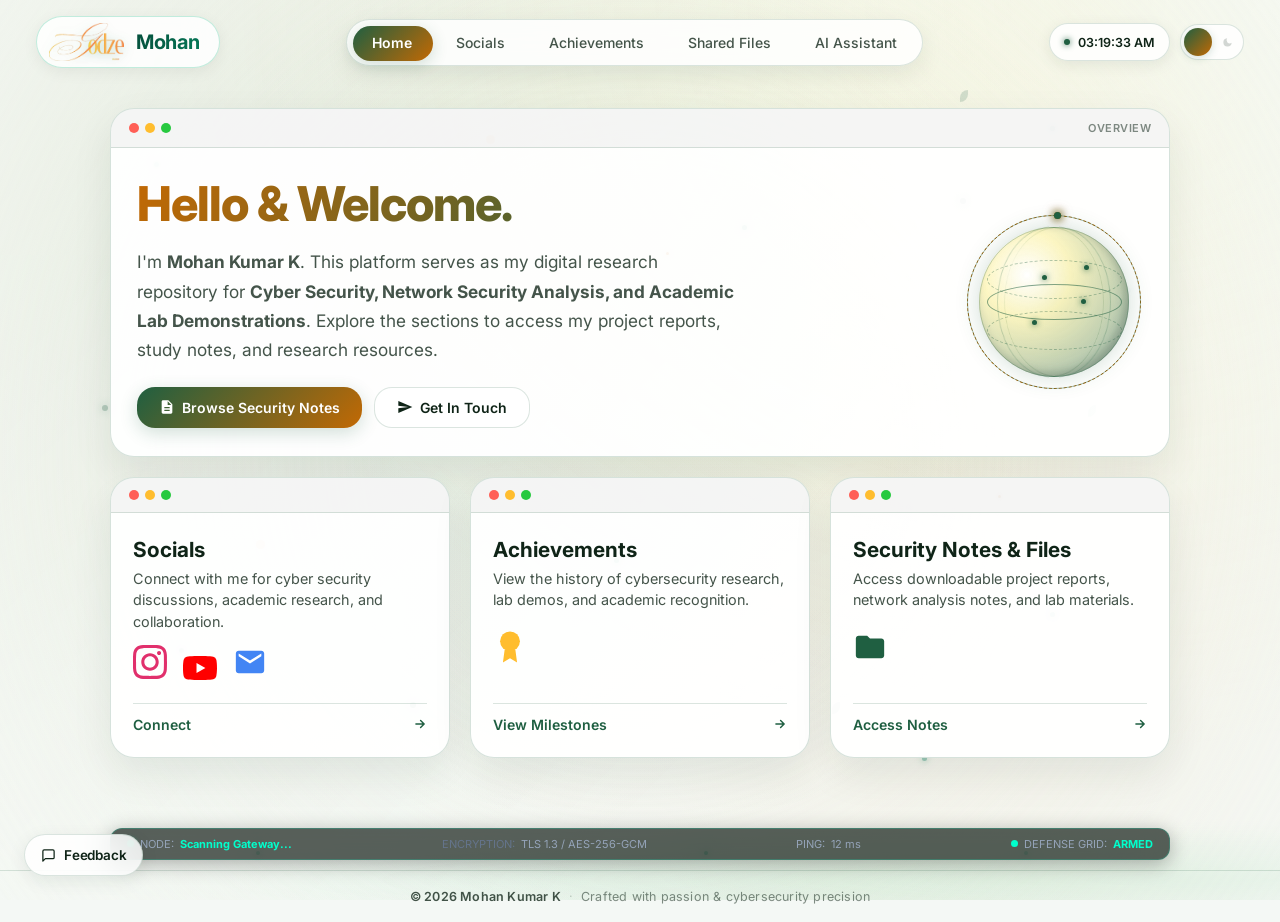
<file: index.html>
<!DOCTYPE html>
<html lang="en">

<head>
	<meta charset="UTF-8">
	<meta name="viewport" content="width=device-width, initial-scale=1.0, viewport-fit=cover">
	<meta name="description" content="Cyber Security research, academic project reports, network analysis notes, and downloadable lab resources by Mohan Kumar K.">
	<meta name="keywords" content="Mohan Kumar K, Godze Mohan, Cyber Security, Network Security, MITM Attack Demonstration, Packet Analysis, BCA Project Reports, Security Notes">
	<meta name="author" content="Mohan Kumar K">
	<title>Mohan Kumar K | Cyber Security Notes &amp; Projects</title>
	
	<!-- Canonical & Clean URL Meta -->
	<link rel="canonical" href="https://www.godzemohan.in/">
	
	<!-- Open Graph & Social Sharing Preview -->
	<meta property="og:title" content="Mohan Kumar K | Cyber Security Notes &amp; Projects">
	<meta property="og:description" content="Cyber Security research, academic project reports, network analysis notes, and downloadable lab resources by Mohan Kumar K.">
	<meta property="og:image" content="https://www.godzemohan.in/logo_transparent.png">
	<meta property="og:url" content="https://www.godzemohan.in/">
	<meta property="og:type" content="website">
	<meta property="og:site_name" content="Mohan Kumar K">
	<meta name="twitter:card" content="summary_large_image">
	<meta name="twitter:title" content="Mohan Kumar K | Creative Space">
	<meta name="twitter:description" content="Interactive creative workspace & digital portfolio of Mohan Kumar K.">
	<meta name="twitter:image" content="https://www.godzemohan.in/logo_transparent.png">
	
	<!-- PWA & Mobile Optimizations -->
	<meta name="theme-color" content="#040e09">
	<meta name="apple-mobile-web-app-capable" content="yes">
	<meta name="apple-mobile-web-app-status-bar-style" content="black-translucent">
	<meta name="apple-mobile-web-app-title" content="MK Creative">
	<meta name="format-detection" content="telephone=no">
	<link rel="icon" type="image/x-icon" href="favicon.ico">
	<link rel="icon" type="image/png" sizes="192x192" href="logo_transparent.png">
	<link rel="apple-touch-icon" href="apple-touch-icon.png">
	<link rel="manifest" href="manifest.json">
	
	<!-- Google Fonts: Inter -->
	<link rel="preconnect" href="https://fonts.googleapis.com">
	<link rel="preconnect" href="https://fonts.gstatic.com" crossorigin>
	<link href="https://fonts.googleapis.com/css2?family=Inter:wght@300;400;500;600;700;800&display=swap" rel="stylesheet">
	
	<!-- Design System & Stylesheet -->
	<link rel="stylesheet" href="style.css">
	
	<!-- Immediate Theme Engine (Eliminates Theme Flash) -->
	<script src="theme.js"></script>
	
	<!-- Flagship SPA Router & Core Logic -->
	<script src="app.js?v=5.0" defer></script>
	
	<!-- Google Gemini AI Assistant Engine -->
	<script src="chat.js?v=5.0" defer></script>

	<!-- Automated Visitor Telemetry Collector -->
	<script src="script.js?v=5.0" defer></script>

	<!-- Admin Telemetry & Live Sheet Integration Helper -->
	<script src="admin.js?v=5.0" defer></script>
	

</head>

<body>

	<!-- Sunbeam Light Rays Overlay (Day Mode Graphic) -->
	<div class="sunbeam-overlay" aria-hidden="true"></div>

	<!-- Glass Blur Shield (Gaussian Blur Glass Panel) -->
	<div class="glass-blur-shield" aria-hidden="true"></div>

	<!-- Forest Water Stream (Animated 60/120 FPS GPU Stream) -->
	<div class="forest-water-stream" aria-hidden="true">
		<div class="water-layer water-layer-back"></div>
		<div class="water-layer water-layer-mid"></div>
		<div class="water-layer water-layer-front"></div>
		<div class="water-glint glint-1"></div>
		<div class="water-glint glint-2"></div>
		<div class="water-glint glint-3"></div>
	</div>

	<!-- Nature Ambient Overlay (Bioluminescent Fireflies & Leaves) -->
	<div class="nature-ambient-overlay" aria-hidden="true">
		<div class="wind-stream wind-stream-1"></div>
		<div class="wind-stream wind-stream-2"></div>
		<div class="wind-stream wind-stream-3"></div>

		<!-- Fireflies (Night Mode) -->
		<div class="firefly firefly-1" style="top: 18%; left: 12%; animation-delay: 0s;"></div>
		<div class="firefly firefly-2" style="top: 38%; left: 28%; animation-delay: 1.8s;"></div>
		<div class="firefly firefly-3" style="top: 72%; left: 14%; animation-delay: 0.9s;"></div>
		<div class="firefly firefly-1" style="top: 25%; left: 58%; animation-delay: 2.4s;"></div>
		<div class="firefly firefly-2" style="top: 62%; left: 48%; animation-delay: 1.3s;"></div>
		<div class="firefly firefly-3" style="top: 14%; left: 82%; animation-delay: 3.1s;"></div>
		<div class="firefly firefly-1" style="top: 84%; left: 72%; animation-delay: 0.6s;"></div>
		<div class="firefly firefly-2" style="top: 32%; left: 88%; animation-delay: 2.7s;"></div>
		<div class="firefly firefly-3" style="top: 68%; left: 82%; animation-delay: 1.9s;"></div>
		<div class="firefly firefly-glow" style="top: 45%; left: 8%; animation-delay: 3.5s;"></div>
		<div class="firefly firefly-glow" style="top: 22%; left: 75%; animation-delay: 1.5s;"></div>
		<div class="firefly firefly-glow" style="top: 78%; left: 32%; animation-delay: 2.2s;"></div>

		<!-- Day Leaves & Spores -->
		<div class="leaf-mote leaf-birch" style="top: 6%; left: 12%; animation-delay: 0s;"></div>
		<div class="leaf-mote leaf-maple" style="top: 15%; left: 38%; animation-delay: 2.4s;"></div>
		<div class="leaf-mote leaf-fern" style="top: 10%; left: 75%; animation-delay: 1.2s;"></div>
		<div class="leaf-mote leaf-birch" style="top: 45%; left: 85%; animation-delay: 3.6s;"></div>
		<div class="leaf-mote leaf-maple" style="top: 60%; left: 20%; animation-delay: 0.8s;"></div>
		<div class="leaf-mote leaf-fern" style="top: 78%; left: 65%; animation-delay: 2.8s;"></div>
		<div class="leaf-mote leaf-pollen" style="top: 28%; left: 52%; animation-delay: 1.5s;"></div>
		<div class="leaf-mote leaf-pollen" style="top: 55%; left: 78%; animation-delay: 3.1s;"></div>
	</div>

	<!-- Header / Top Navigation -->
	<header>
		<div class="brand" data-tab="home" title="Go to Home">
			<img src="logo_transparent.png" alt="Godze Mohan Logo" class="brand-logo-img" loading="lazy">
			<span class="brand-name">Mohan</span>
		</div>
		<nav class="tabs" role="tablist" aria-label="Main Navigation">
			<a href="#home" id="tab-home" class="tab-link active" data-tab="home" role="tab" aria-selected="true">Home</a>
			<a href="#socials" id="tab-socials" class="tab-link" data-tab="socials" role="tab" aria-selected="false">Socials</a>
			<a href="#achievements" id="tab-achievements" class="tab-link" data-tab="achievements" role="tab" aria-selected="false">Achievements</a>
			<a href="#files" id="tab-files" class="tab-link" data-tab="files" role="tab" aria-selected="false">Shared Files</a>
			<a href="#ai" id="tab-ai" class="tab-link" data-tab="ai" role="tab" aria-selected="false">AI Assistant</a>
		</nav>
		<div class="header-actions">
			<button id="pwa-install-btn" class="header-install-btn" style="display: none;" title="Install App on your device">
				<svg viewBox="0 0 24 24" width="13" height="13" fill="none" stroke="currentColor" stroke-width="2.5"><path d="M21 15v4a2 2 0 0 1-2 2H5a2 2 0 0 1-2-2v-4"/><polyline points="7 10 12 15 17 10"/><line x1="12" y1="15" x2="12" y2="3"/></svg>
				<span>Install</span>
			</button>
			<div class="live-clock" id="live-clock" title="Current Time">
				<span class="live-clock-dot"></span>
				<span class="live-clock-time">--:--:-- --</span>
			</div>
			<button id="theme-toggle" class="theme-switch" aria-label="Toggle celestial day/night mode" title="Switch Theme">
				<span class="theme-switch-track">
					<span class="theme-switch-icon switch-light-label">
						<!-- Sun SVG -->
						<svg class="svg-icon" viewBox="0 0 24 24" width="14" height="14" fill="none" stroke="currentColor" stroke-width="2.2" stroke-linecap="round"><circle cx="12" cy="12" r="4"/><path d="M12 2v2m0 16v2M4.93 4.93l1.41 1.41m11.32 11.32l1.41 1.41M2 12h2m16 0h2M6.34 17.66l-1.41 1.41M19.07 4.93l-1.41 1.41"/></svg>
					</span>
					<span class="theme-switch-icon switch-dark-label">
						<!-- Moon SVG -->
						<svg class="svg-icon" viewBox="0 0 24 24" width="13" height="13" fill="currentColor"><path d="M21 12.79A9 9 0 1 1 11.21 3 7 7 0 0 0 21 12.79z"/></svg>
					</span>
				</span>
				<span class="theme-switch-thumb"></span>
			</button>
		</div>
	</header>

	<!-- Main Single Page Content Area -->
	<main>
		<div id="content-area">

			<!-- ============================================================
			     PANEL 1: HOME
			     ============================================================ -->
			<section id="panel-home" class="tab-panel active" role="tabpanel" aria-labelledby="tab-home">
				<div class="dashboard-grid">
					<!-- Main Welcome/Intro Window -->
					<div class="window-card intro-window">
						<div class="window-header">
							<span class="dot red"></span>
							<span class="dot yellow"></span>
							<span class="dot green"></span>
							<span class="window-title-badge">Overview</span>
						</div>
						<div class="window-body home-intro">
							<div class="home-intro-content">
								<h1 class="hero-gradient-text">Hello &amp; Welcome.</h1>
								<p>
									I'm <strong>Mohan Kumar K</strong>. This platform serves as my digital research repository
									for <strong>Cyber Security, Network Security Analysis, and Academic Lab Demonstrations</strong>. Explore
									the sections to access my project reports, study notes, and research resources.
								</p>
								<div class="hero-actions">
									<button class="btn btn-primary" data-tab="files">
										<svg class="svg-icon" viewBox="0 0 24 24" width="16" height="16" fill="currentColor"><path d="M14 2H6c-1.1 0-1.99.9-1.99 2L4 20c0 1.1.89 2 1.99 2H18c1.1 0 2-.9 2-2V8l-6-6zm2 16H8v-2h8v2zm0-4H8v-2h8v2zm-3-5V3.5L18.5 9H13z"/></svg>
										Browse Security Notes
									</button>
									<button class="btn btn-glass" data-tab="socials">
										<svg class="svg-icon" viewBox="0 0 24 24" width="16" height="16" fill="currentColor"><path d="M2.01 21L23 12 2.01 3 2 10l15 2-15 2z"/></svg>
										Get In Touch
									</button>
								</div>
							</div>

							<!-- 3D Rotating Internet Globe (Hardware Accelerated) -->
							<div class="globe-card-bg-container" aria-hidden="true">
								<div class="globe-wrapper">
									<div class="globe-sphere">
										<div class="globe-atmosphere"></div>
										<div class="globe-core"></div>
										<div class="globe-grid">
											<div class="globe-lat-ring ring-lat-1"></div>
											<div class="globe-lat-ring ring-lat-2"></div>
											<div class="globe-lat-ring ring-lat-3"></div>
											<div class="globe-long-ring ring-long-1"></div>
											<div class="globe-long-ring ring-long-2"></div>
											<div class="globe-long-ring ring-long-3"></div>
											<div class="globe-long-ring ring-long-4"></div>
										</div>
										<div class="globe-orbit-ring orbit-ring-1">
											<div class="globe-satellite sat-1"></div>
										</div>
										<div class="globe-orbit-ring orbit-ring-2">
											<div class="globe-satellite sat-2"></div>
										</div>
										<div class="globe-node node-1"></div>
										<div class="globe-node node-2"></div>
										<div class="globe-node node-3"></div>
										<div class="globe-node node-4"></div>
									</div>
								</div>
							</div>
						</div>
					</div>

					<!-- Socials Preview Window (Clickable Tab Trigger) -->
					<div class="window-card clickable preview-window scroll-reveal" data-tab="socials" role="button" tabindex="0" aria-label="Open Socials Section">
						<div class="window-header">
							<span class="dot red"></span>
							<span class="dot yellow"></span>
							<span class="dot green"></span>
						</div>
						<div class="window-body">
							<h2>Socials</h2>
							<p>Connect with me for cyber security discussions, academic research, and collaboration.</p>
							<div class="preview-content">
								<!-- Instagram SVG -->
								<svg class="social-icon insta-icon" viewBox="0 0 24 24" width="34" height="34" fill="currentColor"><path d="M12 2.163c3.204 0 3.584.012 4.85.07 3.252.148 4.771 1.691 4.919 4.919.058 1.265.069 1.645.069 4.849 0 3.205-.012 3.584-.069 4.849-.149 3.225-1.664 4.771-4.919 4.919-1.266.058-1.644.07-4.85.07-3.204 0-3.584-.012-4.849-.07-3.26-.149-4.771-1.699-4.919-4.92-.058-1.265-.07-1.644-.07-4.849 0-3.204.013-3.583.07-4.849.149-3.227 1.664-4.771 4.919-4.919 1.266-.057 1.645-.069 4.849-.069zm0-2.163c-3.259 0-3.667.014-4.947.072-4.358.2-6.78 2.618-6.98 6.98-.059 1.281-.073 1.689-.073 4.948 0 3.259.014 3.668.072 4.948.2 4.358 2.618 6.78 6.98 6.98 1.281.058 1.689.072 4.948.072 3.259 0 3.668-.014 4.948-.072 4.354-.2 6.782-2.618 6.979-6.98.059-1.28.073-1.689.073-4.948 0-3.259-.014-3.667-.072-4.947-.196-4.354-2.617-6.78-6.979-6.98-1.281-.059-1.69-.073-4.949-.073zm0 5.838c-3.403 0-6.162 2.759-6.162 6.162s2.759 6.163 6.162 6.163 6.162-2.759 6.162-6.163c0-3.403-2.759-6.162-6.162-6.162zm0 10.162c-2.209 0-4-1.79-4-4 0-2.209 1.791-4 4-4s4 1.791 4 4c0 2.21-1.791 4-4 4zm6.406-11.845c-.796 0-1.441.645-1.441 1.44s.645 1.44 1.441 1.44c.795 0 1.439-.645 1.439-1.44s-.644-1.44-1.439-1.44z"/></svg>
								<!-- YouTube SVG -->
								<svg class="social-icon yt-icon" viewBox="0 0 24 24" width="34" height="34" fill="currentColor" style="margin: 0 16px;"><path d="M23.498 6.186a3.016 3.016 0 0 0-2.122-2.136C19.505 3.545 12 3.545 12 3.545s-7.505 0-9.377.505A3.017 3.017 0 0 0 .502 6.186C0 8.07 0 12 0 12s0 3.93.502 5.814a3.016 3.016 0 0 0 2.122 2.136c1.871.505 9.376.505 9.376.505s7.505 0 9.377-.505a3.015 3.015 0 0 0 2.122-2.136C24 15.93 24 12 24 12s0-3.93-.502-5.814zM9.545 15.568V8.432L15.818 12l-6.273 3.568z"/></svg>
								<!-- Email SVG -->
								<svg class="social-icon email-icon" viewBox="0 0 24 24" width="34" height="34" fill="currentColor"><path d="M20 4H4c-1.1 0-1.99.9-1.99 2L2 18c0 1.1.9 2 2 2h16c1.1 0 2-.9 2-2V6c0-1.1-.9-2-2-2zm0 4l-8 5-8-5V6l8 5 8-5v2z"/></svg>
							</div>
							<div class="preview-footer">
								<span>Connect</span>
								<svg class="svg-icon" viewBox="0 0 24 24" width="14" height="14" fill="none" stroke="currentColor" stroke-width="2.5" stroke-linecap="round"><path d="M5 12h14m-6-6l6 6-6 6"/></svg>
							</div>
						</div>
					</div>

					<!-- Achievements Preview Window (Clickable Tab Trigger) -->
					<div class="window-card clickable preview-window scroll-reveal" data-tab="achievements" role="button" tabindex="0" aria-label="Open Achievements Section">
						<div class="window-header">
							<span class="dot red"></span>
							<span class="dot yellow"></span>
							<span class="dot green"></span>
						</div>
						<div class="window-body">
							<h2>Achievements</h2>
							<p>View the history of cybersecurity research, lab demos, and academic recognition.</p>
							<div class="preview-content">
								<!-- Shield / Award SVG -->
								<svg viewBox="0 0 24 24" width="34" height="34" fill="#ffbd2e"><circle cx="12" cy="8" r="7"/><path d="M8.21 13.89L7 23l5-3 5 3-1.21-9.12"/></svg>
							</div>
							<div class="preview-footer">
								<span>View Milestones</span>
								<svg class="svg-icon" viewBox="0 0 24 24" width="14" height="14" fill="none" stroke="currentColor" stroke-width="2.5" stroke-linecap="round"><path d="M5 12h14m-6-6l6 6-6 6"/></svg>
							</div>
						</div>
					</div>

					<!-- Shared Files Preview Window (Clickable Tab Trigger) -->
					<div class="window-card clickable preview-window scroll-reveal" data-tab="files" role="button" tabindex="0" aria-label="Open Shared Files Section">
						<div class="window-header">
							<span class="dot red"></span>
							<span class="dot yellow"></span>
							<span class="dot green"></span>
						</div>
						<div class="window-body">
							<h2>Security Notes &amp; Files</h2>
							<p>Access downloadable project reports, network analysis notes, and lab materials.</p>
							<div class="preview-content">
								<!-- Folder SVG -->
								<svg viewBox="0 0 24 24" width="34" height="34" fill="var(--accent-primary)"><path d="M10 4H4c-1.1 0-1.99.9-1.99 2L2 18c0 1.1.9 2 2 2h16c1.1 0 2-.9 2-2V8c0-1.1-.9-2-2-2h-8l-2-2z"/></svg>
							</div>
							<div class="preview-footer">
								<span>Access Notes</span>
								<svg class="svg-icon" viewBox="0 0 24 24" width="14" height="14" fill="none" stroke="currentColor" stroke-width="2.5" stroke-linecap="round"><path d="M5 12h14m-6-6l6 6-6 6"/></svg>
							</div>
						</div>
					</div>
				</div>
			</section>

			<!-- ============================================================
			     PANEL 2: SOCIALS
			     ============================================================ -->
			<section id="panel-socials" class="tab-panel" role="tabpanel" aria-labelledby="tab-socials">
				<div class="glass-panel">
					<h2 class="section-title">Connect With Me</h2>
					<p class="section-subtitle">Find me on social media, watch cinematic edits, or reach out directly.</p>

					<div class="bento-grid">
						<a href="https://instagram.com/mr_uncuts" target="_blank" rel="noopener noreferrer" class="bento-card instagram scroll-reveal">
							<!-- Instagram SVG -->
							<svg class="social-icon insta-icon" viewBox="0 0 24 24" width="40" height="40" fill="currentColor"><path d="M12 2.163c3.204 0 3.584.012 4.85.07 3.252.148 4.771 1.691 4.919 4.919.058 1.265.069 1.645.069 4.849 0 3.205-.012 3.584-.069 4.849-.149 3.225-1.664 4.771-4.919 4.919-1.266.058-1.644.07-4.85.07-3.204 0-3.584-.012-4.849-.07-3.26-.149-4.771-1.699-4.919-4.92-.058-1.265-.07-1.644-.07-4.849 0-3.204.013-3.583.07-4.849.149-3.227 1.664-4.771 4.919-4.919 1.266-.057 1.645-.069 4.849-.069zm0-2.163c-3.259 0-3.667.014-4.947.072-4.358.2-6.78 2.618-6.98 6.98-.059 1.281-.073 1.689-.073 4.948 0 3.259.014 3.668.072 4.948.2 4.358 2.618 6.78 6.98 6.98 1.281.058 1.689.072 4.948.072 3.259 0 3.668-.014 4.948-.072 4.354-.2 6.782-2.618 6.979-6.98.059-1.28.073-1.689.073-4.948 0-3.259-.014-3.667-.072-4.947-.196-4.354-2.617-6.78-6.979-6.98-1.281-.059-1.69-.073-4.949-.073zm0 5.838c-3.403 0-6.162 2.759-6.162 6.162s2.759 6.163 6.162 6.163 6.162-2.759 6.162-6.163c0-3.403-2.759-6.162-6.162-6.162zm0 10.162c-2.209 0-4-1.79-4-4 0-2.209 1.791-4 4-4s4 1.791 4 4c0 2.21-1.791 4-4 4zm6.406-11.845c-.796 0-1.441.645-1.441 1.44s.645 1.44 1.441 1.44c.795 0 1.439-.645 1.439-1.44s-.644-1.44-1.439-1.44z"/></svg>
							<h3>Instagram</h3>
							<p class="bento-subtext">@mr_uncuts</p>
							<span class="bento-badge">
								<svg class="svg-icon" viewBox="0 0 24 24" width="12" height="12" fill="none" stroke="currentColor" stroke-width="2.2"><path d="M18 13v6a2 2 0 0 1-2 2H5a2 2 0 0 1-2-2V8a2 2 0 0 1 2-2h6"/><polyline points="15 3 21 3 21 9"/><line x1="10" y1="14" x2="21" y2="3"/></svg>
								Follow
							</span>
						</a>

						<a href="https://youtube.com" target="_blank" rel="noopener noreferrer" class="bento-card youtube scroll-reveal">
							<!-- YouTube SVG -->
							<svg class="social-icon yt-icon" viewBox="0 0 24 24" width="40" height="40" fill="currentColor"><path d="M23.498 6.186a3.016 3.016 0 0 0-2.122-2.136C19.505 3.545 12 3.545 12 3.545s-7.505 0-9.377.505A3.017 3.017 0 0 0 .502 6.186C0 8.07 0 12 0 12s0 3.93.502 5.814a3.016 3.016 0 0 0 2.122 2.136c1.871.505 9.376.505 9.376.505s7.505 0 9.377-.505a3.015 3.015 0 0 0 2.122-2.136C24 15.93 24 12 24 12s0-3.93-.502-5.814zM9.545 15.568V8.432L15.818 12l-6.273 3.568z"/></svg>
							<h3>YouTube</h3>
							<p class="bento-subtext">Watch latest videos &amp; short films</p>
							<span class="bento-badge">
								<svg class="svg-icon" viewBox="0 0 24 24" width="12" height="12" fill="currentColor"><polygon points="5 3 19 12 5 21 5 3"/></svg>
								Subscribe
							</span>
						</a>

						<div class="bento-card email scroll-reveal" style="grid-column: 1 / -1;">
							<!-- Email SVG -->
							<svg class="social-icon email-icon" viewBox="0 0 24 24" width="40" height="40" fill="currentColor"><path d="M20 4H4c-1.1 0-1.99.9-1.99 2L2 18c0 1.1.9 2 2 2h16c1.1 0 2-.9 2-2V6c0-1.1-.9-2-2-2zm0 4l-8 5-8-5V6l8 5 8-5v2z"/></svg>
							<h3>Email Me</h3>
							<p class="bento-subtext">contact@godzemohan.in</p>
							<div class="email-actions">
								<a href="mailto:contact@godzemohan.in" class="btn btn-primary btn-sm">
									<svg class="svg-icon" viewBox="0 0 24 24" width="14" height="14" fill="currentColor"><path d="M2.01 21L23 12 2.01 3 2 10l15 2-15 2z"/></svg>
									Send Mail
								</a>
								<button class="btn btn-glass btn-sm" onclick="copyTextToClipboard('contact@godzemohan.in', 'Email address copied!')">
									<svg class="svg-icon" viewBox="0 0 24 24" width="14" height="14" fill="none" stroke="currentColor" stroke-width="2"><rect x="9" y="9" width="13" height="13" rx="2" ry="2"/><path d="M5 15H4a2 2 0 0 1-2-2V4a2 2 0 0 1 2-2h9a2 2 0 0 1 2 2v1"/></svg>
									Copy Email
								</button>
							</div>
						</div>
					</div>
				</div>
			</section>

			<!-- ============================================================
			     PANEL 3: ACHIEVEMENTS
			     ============================================================ -->
			<section id="panel-achievements" class="tab-panel" role="tabpanel" aria-labelledby="tab-achievements">
				<div class="glass-panel">
					<h2 class="section-title">My Achievements &amp; Projects</h2>
					<p class="section-subtitle">A timeline of cybersecurity research, academic lab projects, and key milestones.</p>

					<div class="timeline">
						<!-- Milestone 1: 15th National B-Plan Championship (IIM Bangalore) -->
						<div class="timeline-container left scroll-reveal">
							<div class="timeline-content">
								<div class="timeline-date" style="color: #00ffcc;">
									<svg class="svg-icon" viewBox="0 0 24 24" width="14" height="14" fill="currentColor"><path d="M12 2l3.09 6.26L22 9.27l-5 4.87 1.18 6.88L12 17.77l-6.18 3.25L7 14.14 2 9.27l6.91-1.01L12 2z"/></svg>
									<span>19th &amp; 20th September 2026</span>
								</div>
								<h3 class="timeline-title">15th National B-Plan Championship — IIM Bangalore</h3>
								<div style="font-size: 0.82rem; color: #00ffcc; font-weight: 600; margin-bottom: 8px;">
									🏆 Certificate of Achievement • Entrepreneurship &amp; Innovation Cell, IIM Bangalore &amp; MakeIntern
								</div>
								<p class="timeline-desc">
									Awarded to <strong>Mohan Kumar K</strong> in recognition of outstanding performance and entrepreneurial excellence at the prestigious <strong>15th National B-Plan Championship</strong>, held on 19th &amp; 20th September 2026 at the Indian Institute of Management (IIM) Bangalore, organized by MakeIntern.
								</p>

								<!-- Certificate Visual Preview -->
								<a href="certificate-iim-bangalore.pdf" target="_blank" rel="noopener noreferrer" class="timeline-cert-preview" title="Click to view full certificate PDF">
									<img src="certificate-iim-bangalore.jpg" alt="Certificate of Achievement - Mohan Kumar K - 15th National B-Plan Championship IIM Bangalore" class="timeline-cert-img" loading="lazy">
									<div class="timeline-cert-badge">
										<svg width="12" height="12" viewBox="0 0 24 24" fill="none" stroke="currentColor" stroke-width="2"><path d="M15 3h6v6M9 21H3v-6M21 3l-7 7M3 21l7-7"/></svg>
										<span>View Full PDF</span>
									</div>
								</a>

								<div class="timeline-cert-actions">
									<a href="certificate-iim-bangalore.pdf" target="_blank" rel="noopener noreferrer" class="btn btn-primary btn-sm" style="display: inline-flex; align-items: center; gap: 6px;">
										<svg width="13" height="13" viewBox="0 0 24 24" fill="none" stroke="currentColor" stroke-width="2"><path d="M14 2H6a2 2 0 0 0-2 2v16a2 2 0 0 0 2 2h12a2 2 0 0 0 2-2V8z"/><polyline points="14 2 14 8 20 8"/><line x1="12" y1="18" x2="12" y2="12"/><line x1="9" y1="15" x2="15" y2="15"/></svg>
										<span>View Certificate</span>
									</a>
									<a href="certificate-iim-bangalore.pdf" download="Mohan_Kumar_K_IIM_Bangalore_Certificate.pdf" class="btn btn-glass btn-sm" style="display: inline-flex; align-items: center; gap: 6px;">
										<svg width="13" height="13" viewBox="0 0 24 24" fill="none" stroke="currentColor" stroke-width="2"><path d="M21 15v4a2 2 0 0 1-2 2H5a2 2 0 0 1-2-2v-4"/><polyline points="7 10 12 15 17 10"/><line x1="12" y1="15" x2="12" y2="3"/></svg>
										<span>Download PDF</span>
									</a>
								</div>
							</div>
						</div>

						<!-- Milestone 2: Security Hub Launch -->
						<div class="timeline-container right scroll-reveal">
							<div class="timeline-content">
								<div class="timeline-date">
									<svg class="svg-icon" viewBox="0 0 24 24" width="13" height="13" fill="none" stroke="currentColor" stroke-width="2"><rect x="3" y="4" width="18" height="18" rx="2" ry="2"/><line x1="16" y1="2" x2="16" y2="6"/><line x1="8" y1="2" x2="8" y2="6"/><line x1="3" y1="10" x2="21" y2="10"/></svg>
									August 2026
								</div>
								<h3 class="timeline-title">Security Hub Launch</h3>
								<p class="timeline-desc">
									Successfully built and deployed this glassmorphic platform as a centralized digital repository for cybersecurity notes, research reports, and network analysis labs.
								</p>
							</div>
						</div>

						<!-- Milestone 3: MITM Attack Demonstration -->
						<div class="timeline-container left scroll-reveal">
							<div class="timeline-content">
								<div class="timeline-date">
									<svg class="svg-icon" viewBox="0 0 24 24" width="13" height="13" fill="currentColor"><path d="M12 1L3 5v6c0 5.55 3.84 10.74 9 12 5.16-1.26 9-6.45 9-12V5l-9-4zm0 10.99h7c-.53 4.12-3.28 7.79-7 8.94V12H5V6.3l7-3.11v8.8z"/></svg>
									2026 Academic Project
								</div>
								<h3 class="timeline-title">MITM Attack Demonstration</h3>
								<p class="timeline-desc">
									Co-authored and executed the Modular Man-in-the-Middle (MITM) Network Traffic Demonstration project (BCA) with Darshan and Nandan, showcasing packet inspection and security mitigations.
								</p>
							</div>
						</div>

						<!-- Milestone 4: Future Research -->
						<div class="timeline-container right scroll-reveal">
							<div class="timeline-content">
								<div class="timeline-date">
									<svg class="svg-icon" viewBox="0 0 24 24" width="13" height="13" fill="currentColor"><path d="M12 2C7.58 2 4 5.58 4 10c0 2.65 1.28 4.98 3.26 6.45.31.23.51.58.54.97L8 20h8l.2-.58c.03-.39.23-.74.54-.97A7.96 7.96 0 0 0 20 10c0-4.42-3.58-8-8-8zm-2 20h4v1h-4v-1z"/></svg>
									Future Research
								</div>
								<h3 class="timeline-title">Network Defense &amp; Ethical Hacking</h3>
								<p class="timeline-desc">
									Conducting research in network penetration testing, Wireshark packet analysis, and practical defensive security blueprints.
								</p>
							</div>
						</div>
					</div>
				</div>
			</section>

			<!-- ============================================================
			     PANEL 4: SHARED FILES & SECURITY NOTES
			     ============================================================ -->
			<section id="panel-files" class="tab-panel" role="tabpanel" aria-labelledby="tab-files">
				<div class="glass-panel" style="text-align: center;">
					<h2 class="section-title">Shared Files &amp; Notes</h2>
					<p class="section-subtitle">Access downloadable cybersecurity project reports, network analysis notes, and lab demonstration files.</p>

					<!-- Dynamic Chapters Container (Auto-populated from chapters.json / Admin Engine) -->
					<div id="chapters-dynamic-container">
						<!-- ================= CHAPTER 1 (Default Static Fallback) ================= -->
						<div class="chapter-block scroll-reveal" data-chapter-id="chapter-1">
							<div class="chapter-block-header">
								<span class="chapter-block-tag">Chapter 01</span>
								<h3 class="chapter-block-title">MITM Attack Demonstration (Project Report)</h3>
							</div>
							<div class="files-grid">
								<!-- Chapter 1: Script / Project Report -->
								<div class="file-card script scroll-reveal">
									<span class="file-badge">REPORT / PDF</span>
									<div>
										<svg class="file-icon" viewBox="0 0 24 24" width="34" height="34" fill="currentColor"><path d="M14 2H6c-1.1 0-1.99.9-1.99 2L4 20c0 1.1.89 2 1.99 2H18c1.1 0 2-.9 2-2V8l-6-6zm2 16H8v-2h8v2zm0-4H8v-2h8v2zm-3-5V3.5L18.5 9H13z"/></svg>
										<h3 class="file-title">Project Report: MITM Attack Demonstration</h3>
										<p class="file-desc">Academic report covering the Modular Man-in-the-Middle Attack, architecture diagrams, wireless monitor mode, and live packet inspection. By BCA students: Darshan, Mohan Kumar K, and Nandan.</p>
									</div>
									<div class="file-card-footer">
										<a href="https://drive.google.com/file/d/1YKlLdlNDRAIJT9tbSFB27uVElkxUvBIR/view?usp=drive_link" target="_blank" rel="noopener noreferrer" class="file-action">
											<span>Access Report (PDF)</span>
											<svg class="svg-icon" viewBox="0 0 24 24" width="13" height="13" fill="none" stroke="currentColor" stroke-width="2.5" stroke-linecap="round"><path d="M5 12h14m-6-6l6 6-6 6"/></svg>
										</a>
										<button class="file-copy-btn" onclick="copyTextToClipboard('https://drive.google.com/file/d/1YKlLdlNDRAIJT9tbSFB27uVElkxUvBIR/view?usp=drive_link', 'Report link copied!')" title="Copy Link">
											<svg class="svg-icon" viewBox="0 0 24 24" width="13" height="13" fill="none" stroke="currentColor" stroke-width="2"><path d="M10 13a5 5 0 0 0 7.54.54l3-3a5 5 0 0 0-7.07-7.07l-1.72 1.71"/><path d="M14 11a5 5 0 0 0-7.54-.54l-3 3a5 5 0 0 0 7.07 7.07l1.71-1.71"/></svg>
										</button>
									</div>
								</div>

								<!-- Chapter 1: Lab Files & Capture Notes -->
								<div class="file-card assets scroll-reveal">
									<span class="file-badge">LAB ASSETS</span>
									<div>
										<svg class="file-icon" viewBox="0 0 24 24" width="34" height="34" fill="currentColor"><path d="M20 6h-8l-2-2H4c-1.1 0-1.99.9-1.99 2L2 18c0 1.1.9 2 2 2h16c1.1 0 2-.9 2-2V8c0-1.1-.9-2-2-2zm-6 10h-4v-2h4v2zm0-4h-4v-2h4v2z"/></svg>
										<h3 class="file-title">Chapter 1: Network Lab Notes &amp; Captures</h3>
										<p class="file-desc">Bettercap execution syntax, wlan0 monitor mode instructions, network packet capture logs, and architecture reference diagrams.</p>
									</div>
									<div class="file-card-footer">
										<a href="https://docs.google.com/document/d/1VBCWzZ4dHmxmgwYKDy2I85FO4nLGcZZe/edit?usp=drive_link&ouid=111476900821792261144&rtpof=true&sd=true" target="_blank" rel="noopener noreferrer" class="file-action">
											<span>Access Lab Files</span>
											<svg class="svg-icon" viewBox="0 0 24 24" width="13" height="13" fill="none" stroke="currentColor" stroke-width="2.5" stroke-linecap="round"><path d="M5 12h14m-6-6l6 6-6 6"/></svg>
										</a>
										<button class="file-copy-btn" onclick="copyTextToClipboard('https://docs.google.com/document/d/1VBCWzZ4dHmxmgwYKDy2I85FO4nLGcZZe/edit?usp=drive_link&ouid=111476900821792261144&rtpof=true&sd=true', 'Lab notes link copied!')" title="Copy Link">
											<svg class="svg-icon" viewBox="0 0 24 24" width="13" height="13" fill="none" stroke="currentColor" stroke-width="2"><path d="M10 13a5 5 0 0 0 7.54.54l3-3a5 5 0 0 0-7.07-7.07l-1.72 1.71"/><path d="M14 11a5 5 0 0 0-7.54-.54l-3 3a5 5 0 0 0 7.07 7.07l1.71-1.71"/></svg>
										</button>
									</div>
								</div>
							</div>
						</div>
					</div>

					<a href="https://drive.google.com/drive/folders/1QNdvQtTCcnmPNPjpo5ioOtRX_u_YxdJH" target="_blank" rel="noopener noreferrer" class="drive-button">
						<!-- Google Drive SVG -->
						<svg class="svg-icon" viewBox="0 0 24 24" width="22" height="22" fill="currentColor"><path d="M7.71 3.5L1.15 15l3.43 6 6.55-11.5M9.73 15L6.3 21h13.12l3.43-6M22.85 15l-6.55-11.5H9.72L16.27 15"/></svg>
						<span>Access to All Files</span>
						<svg class="svg-icon" viewBox="0 0 24 24" width="14" height="14" fill="none" stroke="currentColor" stroke-width="2.2" style="margin-left: 4px;"><path d="M18 13v6a2 2 0 0 1-2 2H5a2 2 0 0 1-2-2V8a2 2 0 0 1 2-2h6"/><polyline points="15 3 21 3 21 9"/></svg>
					</a>
				</div>
			</section>

			<!-- ============================================================
			     PANEL 5: AI ASSISTANT
			     ============================================================ -->
			<section id="panel-ai" class="tab-panel" role="tabpanel" aria-labelledby="tab-ai">
				<div class="liquid-glass-chat">
					<!-- Header -->
					<div class="chat-header">
						<div class="chat-brand">
							<div class="bot-avatar">
								<!-- Robot SVG -->
								<svg viewBox="0 0 24 24" width="18" height="18" fill="currentColor">
									<circle cx="12" cy="3.5" r="1.5"/>
									<path d="M12 5v2.5" stroke="currentColor" stroke-width="2" stroke-linecap="round"/>
									<rect x="4" y="7.5" width="16" height="13.5" rx="3.5"/>
									<circle cx="8.5" cy="12" r="1.5" fill="#040e09"/>
									<circle cx="15.5" cy="12" r="1.5" fill="#040e09"/>
									<path d="M9 16.5c1.5 1.2 4.5 1.2 6 0" stroke="#040e09" stroke-width="1.8" stroke-linecap="round" fill="none"/>
									<rect x="1.5" y="11" width="2.5" height="5" rx="1"/>
									<rect x="20" y="11" width="2.5" height="5" rx="1"/>
								</svg>
							</div>
							<div class="chat-title-info">
								<h3>AI Assistant</h3>
								<span class="chat-status">
									<span class="status-dot"></span>
									<span>Online · Powered by Gemini</span>
								</span>
							</div>
						</div>
					</div>

					<!-- Chat Messages Area -->
					<div id="tab-chat-messages" class="chat-messages-area">
						<!-- Messages loaded dynamically -->
					</div>

					<!-- Typing Indicator -->
					<div id="tab-chat-typing" class="chat-typing-indicator" style="display: none;">
						<span class="typing-dot"></span>
						<span class="typing-dot"></span>
						<span class="typing-dot"></span>
					</div>

					<!-- Input Footer -->
					<div class="chat-footer">
						<textarea id="tab-chat-input" placeholder="Ask about Mohan's projects, free files, or cybersecurity tips..." rows="1"></textarea>
						<div class="chat-footer-controls">

							<button id="tab-chat-send-btn" aria-label="Send message" title="Send">
								<svg class="svg-icon" viewBox="0 0 24 24" width="16" height="16" fill="currentColor"><path d="M2.01 21L23 12 2.01 3 2 10l15 2-15 2z"/></svg>
							</button>
						</div>
					</div>
				</div>
			</section>

			<!-- ============================================================
			     PANEL 6: HIDDEN SECURE ADMIN PANEL (/admin)
			     ============================================================ -->
			<section id="panel-admin" class="tab-panel" role="tabpanel" aria-label="Admin Control Center" style="display: none;">
				<div class="admin-wrapper">
					
					<!-- ─── 1. HIGH-SECURITY LOGIN GATE ─── -->
					<div id="admin-login-view" class="admin-login-card glass-panel">
						<div class="admin-shield-icon">
							<svg viewBox="0 0 24 24" width="44" height="44" fill="none" stroke="currentColor" stroke-width="1.8" stroke-linecap="round" stroke-linejoin="round">
								<path d="M12 22s8-4 8-10V5l-8-3-8 3v7c0 6 8 10 8 10z"/>
								<rect x="9" y="11" width="6" height="5" rx="1"/>
								<path d="M10 11V9a2 2 0 1 1 4 0v2"/>
							</svg>
						</div>
						<h2 class="admin-login-title">Admin Portal</h2>
						<p class="admin-login-desc">Authorized personnel access only. Cryptographically protected session.</p>

						<form id="admin-login-form" class="admin-form" onsubmit="event.preventDefault(); window.adminHandleLogin();">
							<div class="admin-input-group">
								<label for="admin-user-input">Username</label>
								<div class="input-with-icon">
									<svg class="input-icon" viewBox="0 0 24 24" width="16" height="16" fill="none" stroke="currentColor" stroke-width="2"><path d="M20 21v-2a4 4 0 0 0-4-4H8a4 4 0 0 0-4 4v2"/><circle cx="12" cy="7" r="4"/></svg>
									<input type="text" id="admin-user-input" autocomplete="username" placeholder="Admin username" required autofocus>
								</div>
							</div>

							<div class="admin-input-group">
								<label for="admin-pass-input">Password</label>
								<div class="input-with-icon">
									<svg class="input-icon" viewBox="0 0 24 24" width="16" height="16" fill="none" stroke="currentColor" stroke-width="2"><rect x="3" y="11" width="18" height="11" rx="2" ry="2"/><path d="M7 11V7a5 5 0 0 1 10 0v4"/></svg>
									<input type="password" id="admin-pass-input" autocomplete="current-password" placeholder="••••••••••••" required>
									<button type="button" class="password-toggle-btn" onclick="window.adminTogglePassVisibility()" title="Toggle password visibility">
										<svg class="eye-icon" viewBox="0 0 24 24" width="16" height="16" fill="none" stroke="currentColor" stroke-width="2"><path d="M1 12s4-8 11-8 11 8 11 8-4 8-11 8-11-8-11-8z"/><circle cx="12" cy="12" r="3"/></svg>
									</button>
								</div>
							</div>

							<div id="admin-login-status" class="admin-status-message"></div>

							<button type="submit" id="admin-login-btn" class="btn btn-primary btn-block">
								<svg class="svg-icon" viewBox="0 0 24 24" width="16" height="16" fill="none" stroke="currentColor" stroke-width="2"><rect x="3" y="11" width="18" height="11" rx="2" ry="2"/><path d="M7 11V7a5 5 0 0 1 10 0v4"/></svg>
								<span>Unlock Dashboard</span>
							</button>
						</form>
						<div class="admin-login-footer">
							<span class="crypto-badge">
								<svg viewBox="0 0 24 24" width="12" height="12" fill="currentColor"><circle cx="12" cy="12" r="10"/></svg>
								SHA-256 / PBKDF2 Encrypted
							</span>
						</div>
					</div>

					<!-- ─── DEEP WEB VERIFICATION STEP ─── -->
					<div id="admin-verification-view" class="admin-login-card glass-panel deep-web-theme" style="display: none;">
						<div class="terminal-header">
							<span class="dot red"></span>
							<span class="dot yellow"></span>
							<span class="dot green"></span>
							<span class="terminal-title">SYS_VERIFY</span>
						</div>
						<div class="terminal-body">
							<p class="terminal-text">&gt; INITIALIZING SECURE HANDSHAKE...</p>
							<p class="terminal-text">&gt; IDENTITY: ADMIN FOUND.</p>
							<p class="terminal-text text-warning">&gt; SECONDARY CLEARANCE REQUIRED.</p>
							
							<form id="admin-verify-form" class="terminal-form" onsubmit="event.preventDefault(); window.adminHandleVerification();">
								<div class="terminal-input-row">
									<span class="terminal-prompt">root@system:~#</span>
									<input type="password" id="admin-verify-input" class="terminal-input" placeholder="Enter Master Key" required>
								</div>
								<div id="admin-verify-status" class="terminal-status"></div>
								<button type="submit" id="admin-verify-btn" class="terminal-btn">[ EXECUTE VERIFICATION ]</button>
							</form>
						</div>
					</div>

					<!-- ─── 2. AUTHENTICATED ADMIN DASHBOARD ─── -->
					<div id="admin-dashboard-view" class="admin-dashboard glass-panel" style="display: none;">
						
						<!-- Dashboard Top Action Bar -->
						<div class="admin-header-bar">
							<div class="admin-title-area">
								<div class="admin-badge-pill">
									<span class="live-clock-dot"></span>
									<span>SECURE ADMIN SESSION</span>
								</div>
								<h2 class="admin-headline">Content &amp; Chapter Manager</h2>
							</div>

							<div class="admin-header-buttons">
								<button class="btn btn-primary btn-sm" onclick="window.adminOpenChapterModal()">
									<svg class="svg-icon" viewBox="0 0 24 24" width="14" height="14" fill="none" stroke="currentColor" stroke-width="2.5"><line x1="12" y1="5" x2="12" y2="19"/><line x1="5" y1="12" x2="19" y2="12"/></svg>
									<span>New Chapter</span>
								</button>
								<button class="btn btn-glass btn-sm" onclick="window.adminOpenAgentModal()" style="border-color: #00ffcc; color: #00ffcc;">
									<svg class="svg-icon" viewBox="0 0 24 24" width="14" height="14" fill="none" stroke="currentColor" stroke-width="2"><path d="M12 2v20M17 5H9.5a3.5 3.5 0 0 0 0 7h5a3.5 3.5 0 0 1 0 7H6"/></svg>
									<span>Agent 2.0 Auto-Gen</span>
								</button>
								<button class="btn btn-glass btn-sm" onclick="window.adminPublishToGitHub()" title="Commit changes live to GitHub repository" id="btn-github-sync">
									<svg class="svg-icon" viewBox="0 0 24 24" width="14" height="14" fill="currentColor"><path d="M12 0C5.37 0 0 5.37 0 12c0 5.31 3.435 9.795 8.205 11.385.6.105.825-.255.825-.57 0-.285-.015-1.23-.015-2.235-3.015.555-3.795-.735-4.035-1.41-.135-.345-.72-1.41-1.23-1.695-.42-.225-1.02-.78-.015-.795.945-.015 1.62.87 1.845 1.23 1.08 1.815 2.805 1.305 3.495.99.105-.78.42-1.305.765-1.605-2.67-.3-5.46-1.335-5.46-5.925 0-1.305.465-2.385 1.23-3.225-.12-.3-.54-1.53.12-3.18 0 0 1.005-.315 3.3 1.23.96-.27 1.98-.405 3-.405s2.04.135 3 .405c2.295-1.56 3.3-1.23 3.3-1.23.66 1.65.24 2.88.12 3.18.765.84 1.23 1.905 1.23 3.225 0 4.605-2.805 5.625-5.475 5.925.435.375.81 1.095.81 2.22 0 1.605-.015 2.895-.015 3.3 0 .315.225.69.825.57A12.02 12.02 0 0 0 24 12c0-6.63-5.37-12-12-12z"/></svg>
									<span>Publish Live</span>
								</button>
								<button class="btn btn-glass btn-sm" onclick="window.adminOpenAnalyticsModal()" title="View Cyber Traffic Analytics" style="border-color: #f43f5e; color: #f43f5e;">
									<svg class="svg-icon" viewBox="0 0 24 24" width="14" height="14" fill="none" stroke="currentColor" stroke-width="2"><path d="M12 20V10M18 20V4M6 20v-4"/></svg>
									<span>Traffic Monitor</span>
								</button>
								<button class="btn btn-glass btn-sm" onclick="window.adminOpenSettingsModal()" title="Security & API Settings">
									<svg class="svg-icon" viewBox="0 0 24 24" width="14" height="14" fill="none" stroke="currentColor" stroke-width="2"><circle cx="12" cy="12" r="3"/><path d="M19.4 15a1.65 1.65 0 0 0 .33 1.82l.06.06a2 2 0 0 1 0 2.83 2 2 0 0 1-2.83 0l-.06-.06a1.65 1.65 0 0 0-1.82-.33 1.65 1.65 0 0 0-1 1.51V21a2 2 0 0 1-2 2 2 2 0 0 1-2-2v-.09A1.65 1.65 0 0 0 9 19.4a1.65 1.65 0 0 0-1.82.33l-.06.06a2 2 0 0 1-2.83 0 2 2 0 0 1 0-2.83l.06-.06a1.65 1.65 0 0 0 .33-1.82 1.65 1.65 0 0 0-1.51-1H3a2 2 0 0 1-2-2 2 2 0 0 1 2-2h.09A1.65 1.65 0 0 0 4.6 9a1.65 1.65 0 0 0-.33-1.82l-.06-.06a2 2 0 0 1 0-2.83 2 2 0 0 1 2.83 0l.06.06a1.65 1.65 0 0 0 1.82.33H9a1.65 1.65 0 0 0 1-1.51V3a2 2 0 0 1 2-2 2 2 0 0 1 2 2v.09a1.65 1.65 0 0 0 1 1.51 1.65 1.65 0 0 0 1.82-.33l.06-.06a2 2 0 0 1 2.83 0 2 2 0 0 1 0 2.83l-.06.06a1.65 1.65 0 0 0-.33 1.82V9a1.65 1.65 0 0 0 1.51 1H21a2 2 0 0 1 2 2 2 2 0 0 1-2 2h-.09a1.65 1.65 0 0 0-1.51 1z"/></svg>
									<span>Settings</span>
								</button>
								<button class="btn btn-danger btn-sm" onclick="window.adminLogout()" title="End Admin Session">
									<svg class="svg-icon" viewBox="0 0 24 24" width="14" height="14" fill="none" stroke="currentColor" stroke-width="2"><path d="M9 21H5a2 2 0 0 1-2-2V5a2 2 0 0 1 2-2h4"/><polyline points="16 17 21 12 16 7"/><line x1="21" y1="12" x2="9" y2="12"/></svg>
									<span>Logout</span>
								</button>
							</div>
						</div>

						<!-- Quick Stats Summary -->
						<div class="admin-stats-grid">
							<div class="stat-card">
								<span class="stat-label">Active Chapters</span>
								<span class="stat-value" id="stat-chapters-count">1</span>
							</div>
							<div class="stat-card">
								<span class="stat-label">Total Files &amp; Resources</span>
								<span class="stat-value" id="stat-files-count">2</span>
							</div>
							<div class="stat-card">
								<span class="stat-label">Live State Sync</span>
								<span class="stat-value text-accent" id="stat-sync-status">Ready</span>
							</div>
						</div>

						<!-- Chapters & Items List -->
						<div class="admin-content-section">
							<div class="admin-section-header">
								<h3>Configured Chapters</h3>
								<p class="admin-subtext">Add chapters, update reports and lab assets, and customize categories and Drive links. You can add as many chapters as you want!</p>
							</div>

							<div id="admin-chapters-manager" class="admin-chapters-manager">
								<!-- Rendered dynamically by app.js -->
							</div>
						</div>

					</div>
				</div>
			</section>

			<!-- ─── ADMIN MODAL: AGENT 2.0 GENERATOR ─── -->
			<div id="modal-agent-generator" class="admin-modal-overlay" style="display: none;">
				<div class="admin-modal-card glass-panel" style="border: 1px solid #00ffcc; box-shadow: 0 10px 30px rgba(0, 255, 204, 0.2);">
					<div class="admin-modal-header" style="border-bottom-color: #00ffcc44;">
						<h3 id="modal-agent-title">Agent 2.0 Analyzer</h3>
						<button class="modal-close-btn" onclick="window.adminCloseAgentModal()">&times;</button>
					</div>
					<form id="form-agent-generator" onsubmit="event.preventDefault(); window.adminRunAgent2();">
						<div class="admin-modal-body">
							<p style="color: #ccc; margin-bottom: 15px; font-size: 0.9rem;">Paste any raw syllabus, notes, or rough project details here. Agent 2.0 will analyze it and automatically construct a clean chapter entry.</p>
							<div class="admin-input-group">
								<label for="input-agent-raw">Raw Data Source</label>
								<textarea id="input-agent-raw" placeholder="e.g. Completed a Wi-Fi hacking lab today using aircrack-ng..." rows="6" required></textarea>
							</div>
							<div id="agent-loading-status" style="display: none; color: #00ffcc; font-family: 'Fira Code', monospace; font-size: 0.9rem; text-align: center; margin-top: 10px;">
								[ Agent 2.0 Processing... ]
							</div>
						</div>
						<div class="admin-modal-footer">
							<button type="button" class="btn btn-glass" onclick="window.adminCloseAgentModal()">Cancel</button>
							<button type="submit" class="btn btn-primary" style="background: rgba(0, 255, 204, 0.2); color: #00ffcc; border-color: #00ffcc;" id="btn-agent-generate">Generate Chapter</button>
						</div>
					</form>
				</div>
			</div>

			<!-- ─── ADMIN MODAL: CHAPTER CREATOR / EDITOR ─── -->
			<div id="modal-chapter" class="admin-modal-overlay" style="display: none;">
				<div class="admin-modal-card glass-panel">
					<div class="modal-header">
						<h3 id="modal-chapter-title">Create / Edit Chapter</h3>
						<button class="modal-close-btn" onclick="window.adminCloseChapterModal()">&times;</button>
					</div>
					<form id="form-chapter" onsubmit="event.preventDefault(); window.adminSaveChapter();">
						<input type="hidden" id="input-chapter-id">
						
						<div class="form-row-2" style="display: block;">
							<div class="admin-input-group">
								<label for="input-chapter-tag">Chapter Tag</label>
								<input type="text" id="input-chapter-tag" placeholder="e.g. Chapter 01, Chapter 02" required>
							</div>
						</div>

						<div class="admin-input-group">
							<label for="input-chapter-headline">Chapter Title</label>
							<input type="text" id="input-chapter-headline" placeholder="e.g. MITM Attack Demonstration (Project Report)" required>
						</div>

						<div class="admin-input-group">
							<label for="input-chapter-desc">Chapter Description (Optional)</label>
							<textarea id="input-chapter-desc" rows="2" placeholder="Brief summary of the chapter's research, experiments, or contents..."></textarea>
						</div>

						<div class="modal-actions">
							<button type="button" class="btn btn-glass" onclick="window.adminCloseChapterModal()">Cancel</button>
							<button type="submit" class="btn btn-primary">Save Chapter</button>
						</div>
					</form>
				</div>
			</div>

			<!-- ─── ADMIN MODAL: FILE / ASSET CREATOR & LIVE PREVIEW ─── -->
			<div id="modal-file" class="admin-modal-overlay" style="display: none;">
				<div class="admin-modal-card glass-panel modal-wide">
					<div class="modal-header">
						<h3 id="modal-file-title">Add Resource to Chapter</h3>
						<button class="modal-close-btn" onclick="window.adminCloseFileModal()">&times;</button>
					</div>
					
					<div class="modal-split-layout">
						<!-- Form Left -->
						<form id="form-file" class="modal-form-col" onsubmit="event.preventDefault(); window.adminSaveFile();">
							<input type="hidden" id="input-file-chapter-id">
							<input type="hidden" id="input-file-id">

							<div class="admin-input-group">
								<label for="input-file-category">Resource Category</label>
								<select id="input-file-category" onchange="window.adminUpdateFilePreview()" required>
									<option value="report">📄 Project Report / PDF</option>
									<option value="assets">📦 Lab Assets &amp; Captures</option>
									<option value="notes">📝 Security Notes / Guide</option>
									<option value="code">💻 Source Code / Scripts</option>
									<option value="video">🎥 Video Demonstration</option>
									<option value="custom">✨ Custom Category</option>
								</select>
							</div>

							<div class="admin-input-group" id="group-custom-badge" style="display: none;">
								<label for="input-file-custom-badge">Custom Badge Text</label>
								<input type="text" id="input-file-custom-badge" placeholder="e.g. SLIDES / KEYNOTE" oninput="window.adminUpdateFilePreview()">
							</div>

							<div class="admin-input-group">
								<label for="input-file-title">File / Card Title</label>
								<input type="text" id="input-file-title" placeholder="e.g. Project Report: Network Penetration" required oninput="window.adminUpdateFilePreview()">
							</div>

							<div class="admin-input-group">
								<label for="input-file-desc">Detailed Description</label>
								<textarea id="input-file-desc" rows="3" placeholder="Explain what research, architecture, or tools this file contains..." required oninput="window.adminUpdateFilePreview()"></textarea>
							</div>

							<div class="admin-input-group">
								<label for="input-file-url">Google Drive or Download URL</label>
								<input type="url" id="input-file-url" placeholder="https://drive.google.com/file/d/..." required oninput="window.adminUpdateFilePreview()">
							</div>

							<div class="admin-input-group">
								<label for="input-file-action-text">Action Button Text</label>
								<input type="text" id="input-file-action-text" placeholder="e.g. Access Report (PDF), Access Lab Files" required oninput="window.adminUpdateFilePreview()">
							</div>

							<div class="modal-actions">
								<button type="button" class="btn btn-glass" onclick="window.adminCloseFileModal()">Cancel</button>
								<button type="submit" class="btn btn-primary">Save Resource</button>
							</div>
						</form>

						<!-- Live Preview Right -->
						<div class="modal-preview-col">
							<div class="preview-box-header">
								<span class="preview-tag">LIVE VISITOR PREVIEW</span>
								<span class="preview-sub">How this card looks in the #files tab</span>
							</div>
							<div class="preview-render-area">
								<div id="file-card-live-preview" class="file-card script">
									<span class="file-badge" id="preview-badge">REPORT / PDF</span>
									<div>
										<svg class="file-icon" viewBox="0 0 24 24" width="34" height="34" fill="currentColor"><path d="M14 2H6c-1.1 0-1.99.9-1.99 2L4 20c0 1.1.89 2 1.99 2H18c1.1 0 2-.9 2-2V8l-6-6zm2 16H8v-2h8v2zm0-4H8v-2h8v2zm-3-5V3.5L18.5 9H13z"/></svg>
										<h3 class="file-title" id="preview-title">Resource Title Preview</h3>
										<p class="file-desc" id="preview-desc">Resource description preview will update as you type in the form.</p>
									</div>
									<div class="file-card-footer">
										<a href="#" class="file-action" id="preview-action-btn" onclick="return false;">
											<span id="preview-action-label">Access Resource</span>
											<svg class="svg-icon" viewBox="0 0 24 24" width="13" height="13" fill="none" stroke="currentColor" stroke-width="2.5" stroke-linecap="round"><path d="M5 12h14m-6-6l6 6-6 6"/></svg>
										</a>
										<button class="file-copy-btn" onclick="return false;" title="Copy Link">
											<svg class="svg-icon" viewBox="0 0 24 24" width="13" height="13" fill="none" stroke="currentColor" stroke-width="2"><path d="M10 13a5 5 0 0 0 7.54.54l3-3a5 5 0 0 0-7.07-7.07l-1.72 1.71"/><path d="M14 11a5 5 0 0 0-7.54-.54l-3 3a5 5 0 0 0 7.07 7.07l1.71-1.71"/></svg>
										</button>
									</div>
								</div>
							</div>
						</div>
					</div>

				</div>
			</div>

			<!-- ─── ADMIN MODAL: SETTINGS & GITHUB SYNC ─── -->
			<div id="modal-settings" class="admin-modal-overlay" style="display: none;">
				<div class="admin-modal-card glass-panel">
					<div class="modal-header">
						<h3>Admin Security &amp; Sync Settings</h3>
						<button class="modal-close-btn" onclick="window.adminCloseSettingsModal()">&times;</button>
					</div>

					<div class="settings-sections">
						<!-- Section 1: Change Password -->
						<div class="settings-block">
							<h4>Change Admin Password</h4>
							<p class="settings-desc">Update your cryptographic login password.</p>
							<form id="form-change-password" onsubmit="event.preventDefault(); window.adminChangePassword();">
								<div class="admin-input-group">
									<label for="input-old-pass">Current Password</label>
									<input type="password" id="input-old-pass" placeholder="••••••••" required>
								</div>
								<div class="admin-input-group">
									<label for="input-new-pass">New Password (Min. 8 characters)</label>
									<input type="password" id="input-new-pass" placeholder="New secure password" minlength="8" required>
								</div>
								<button type="submit" class="btn btn-glass btn-sm">Update Password</button>
							</form>
						</div>

						<hr class="settings-divider">

						<!-- Section 2: GitHub Auto-Sync Setup -->
						<div class="settings-block">
							<h4>GitHub Direct Deploy Token (Optional)</h4>
							<p class="settings-desc">Save a GitHub Personal Access Token (PAT) with <code>repo</code> scope to allow one-click commits to <code>chapters.json</code> directly from the browser.</p>
							<div class="admin-input-group">
								<label for="input-github-token">GitHub Token (Stored only in your browser storage)</label>
								<input type="password" id="input-github-token" placeholder="ghp_xxxxxxxxxxxxxxxxxxxx">
							</div>
							<div class="settings-actions-inline">
								<button type="button" class="btn btn-glass btn-sm" onclick="window.adminSaveGitHubToken()">Save Token</button>
								<button type="button" class="btn btn-danger btn-sm" onclick="window.adminClearGitHubToken()">Remove Token</button>
							</div>
						</div>

						<hr class="settings-divider">

						<!-- Section 3: Google Sheets Telemetry Setup -->
						<div class="settings-block">
							<h4>Google Apps Script Telemetry URL</h4>
							<p class="settings-desc">Target Google Sheet ID: <code>1UadaKFmXe8kQsQpwI46idakPhKzI2oiexcwvALitcoM</code>. Enter your deployed Web App URL (ends with <code>/exec</code>) to log and inspect live visitor traffic.</p>
							<div class="admin-input-group">
								<label for="input-google-script-url">Web App URL</label>
								<input type="url" id="input-google-script-url" placeholder="https://script.google.com/macros/s/.../exec">
							</div>
							<div class="settings-actions-inline">
								<button type="button" class="btn btn-glass btn-sm" onclick="window.adminSaveScriptUrl()">Save URL</button>
								<button type="button" class="btn btn-glass btn-sm" onclick="window.adminTestScriptUrl()">Test Stream</button>
							</div>
						</div>

						<hr class="settings-divider">

						<!-- Section 4: Data Backup / Restore -->
						<div class="settings-block">
							<h4>Data Backup &amp; Export</h4>
							<p class="settings-desc">Download a local JSON backup of all chapters and resources.</p>
							<div class="settings-actions-inline">
								<button type="button" class="btn btn-glass btn-sm" onclick="window.adminExportData()">
									<svg class="svg-icon" viewBox="0 0 24 24" width="14" height="14" fill="none" stroke="currentColor" stroke-width="2"><path d="M21 15v4a2 2 0 0 1-2 2H5a2 2 0 0 1-2-2v-4"/><polyline points="7 10 12 15 17 10"/><line x1="12" y1="15" x2="12" y2="3"/></svg>
									<span>Download chapters.json</span>
								</button>
								<button type="button" class="btn btn-danger btn-sm" onclick="window.adminResetDataToDefault()">Reset to Default</button>
							</div>
						</div>
					</div>

					<div class="modal-actions" style="margin-top: 24px;">
						<button type="button" class="btn btn-primary" onclick="window.adminCloseSettingsModal()">Done</button>
					</div>
				</div>
			</div>

			<!-- Analytics Modal: Telemetry & Traffic Monitor -->
			<div id="modal-analytics" class="admin-modal-overlay" style="display: none;">
				<div class="admin-modal-card glass-panel modal-wide" style="max-width: 960px;">
					<div class="modal-header">
						<div style="display: flex; align-items: center; gap: 10px;">
							<h3 style="margin: 0;">Cyber Traffic &amp; Visitor Telemetry</h3>
							<span style="font-size: 0.72rem; padding: 2px 8px; border-radius: 999px; background: rgba(0,255,204,0.1); color: #00ffcc; border: 1px solid rgba(0,255,204,0.25);">Google Sheets Live Stream</span>
						</div>
						<button class="modal-close-btn" onclick="window.adminCloseAnalyticsModal()">&times;</button>
					</div>
					<div class="modal-body" style="max-height: 65vh; overflow-y: auto;">
						<div class="admin-stats-grid" style="margin-bottom: 20px;">
							<div class="stat-card">
								<span class="stat-label">Total Visits</span>
								<span class="stat-value" id="analytics-total-visits">0</span>
							</div>
							<div class="stat-card">
								<span class="stat-label">Global Reach</span>
								<span class="stat-value" id="analytics-avg-duration">0 Countries</span>
							</div>
							<div class="stat-card">
								<span class="stat-label">Target Sheet</span>
								<span class="stat-value" style="font-size: 0.95rem; font-family: monospace;">Sheet1</span>
							</div>
						</div>

						<!-- Filter and Action Bar -->
						<div style="display: flex; gap: 10px; margin-bottom: 14px; flex-wrap: wrap; justify-content: space-between; align-items: center;">
							<input type="text" id="telemetry-search-input" placeholder="Search by IP, City, Country, or User Agent..." oninput="window.filterVisitorLogs && window.filterVisitorLogs(this.value)" style="flex: 1; min-width: 240px; padding: 8px 12px; background: rgba(0,0,0,0.3); border: 1px solid rgba(255,255,255,0.1); border-radius: 6px; color: #fff; font-size: 0.85rem;">
							<div style="display: flex; gap: 8px;">
								<button type="button" class="btn btn-glass btn-sm" onclick="window.loadTelemetryDashboard && window.loadTelemetryDashboard()">
									<svg width="12" height="12" viewBox="0 0 24 24" fill="none" stroke="currentColor" stroke-width="2" style="margin-right: 4px;"><path d="M21.5 2v6h-6M21.34 15.57a10 10 0 1 1-.57-8.38l5.67-5.67"/></svg>
									<span>Refresh Stream</span>
								</button>
								<a id="telemetry-sheet-link" href="https://docs.google.com/spreadsheets/d/1UadaKFmXe8kQsQpwI46idakPhKzI2oiexcwvALitcoM/edit" target="_blank" rel="noopener noreferrer" class="btn btn-glass btn-sm" style="color: #00ffcc; border-color: rgba(0,255,204,0.3);">
									<span>Open Sheet ↗</span>
								</a>
							</div>
						</div>

						<div id="analytics-table-container">
							<table style="width:100%; text-align:left; border-collapse: collapse;">
								<thead>
									<tr style="border-bottom: 1px solid rgba(255,255,255,0.12); font-size: 0.8rem; color: #9bb0a5; text-transform: uppercase; letter-spacing: 0.5px;">
										<th style="padding: 10px 8px;">Timestamp</th>
										<th style="padding: 10px 8px;">IP &amp; Location</th>
										<th style="padding: 10px 8px;">Time Spent</th>
										<th style="padding: 10px 8px;">Navigation Trail</th>
										<th style="padding: 10px 8px;">Track Record</th>
									</tr>
								</thead>
								<tbody id="analytics-table-body">
									<tr><td colspan="5" style="text-align:center; padding: 24px; color: #00ffcc;">Connecting to telemetry stream...</td></tr>
								</tbody>
							</table>
						</div>
					</div>
					<div class="modal-actions" style="margin-top: 20px; display: flex; justify-content: flex-end; align-items: center;">
						<button type="button" class="btn btn-primary btn-sm" onclick="window.adminCloseAnalyticsModal()">Close Monitor</button>
					</div>
				</div>
			</div>

			<!-- ─── MODAL: INDIVIDUAL USER TRACK RECORD INSPECTOR ─── -->
			<div id="modal-user-track-record" class="admin-modal-overlay" style="display: none; z-index: 1050;">
				<div class="admin-modal-card glass-panel" style="max-width: 680px; border: 1px solid rgba(0,255,204,0.3); box-shadow: 0 10px 40px rgba(0,0,0,0.7);">
					<div class="modal-header" style="border-bottom: 1px solid rgba(0,255,204,0.2);">
						<div style="display: flex; align-items: center; gap: 8px;">
							<span style="display: inline-block; width: 8px; height: 8px; border-radius: 50%; background: #00ffcc; box-shadow: 0 0 10px #00ffcc;"></span>
							<h3 id="utr-modal-title" style="margin: 0; font-size: 1.15rem;">User Track Record Inspector</h3>
						</div>
						<button class="modal-close-btn" onclick="window.closeUserTrackRecordModal()">&times;</button>
					</div>
					<div class="modal-body" style="max-height: 70vh; overflow-y: auto; padding: 18px 20px;">
						<!-- Quick metadata grid -->
						<div class="admin-stats-grid" style="margin-bottom: 18px;">
							<div class="stat-card">
								<span class="stat-label">Session Duration</span>
								<span class="stat-value text-accent" id="utr-time-spent">0s</span>
							</div>
							<div class="stat-card">
								<span class="stat-label">Visitor IP &amp; ISP</span>
								<div class="stat-value" id="utr-ip" style="font-size: 0.92rem; font-family: monospace;">—</div>
								<div id="utr-isp" style="font-size: 0.75rem; color: #00ffcc; margin-top: 2px;">Unknown ISP</div>
							</div>
							<div class="stat-card">
								<span class="stat-label">Location &amp; Coordinates</span>
								<div class="stat-value" id="utr-location" style="font-size: 0.9rem;">—</div>
								<div id="utr-coords" style="font-size: 0.75rem; color: #88a096; margin-top: 2px;">—</div>
							</div>
						</div>

						<!-- Navigation Journey Box -->
						<div style="margin-bottom: 18px;">
							<h4 style="font-size: 0.82rem; color: #00ffcc; text-transform: uppercase; margin-bottom: 8px; letter-spacing: 0.5px;">Navigation Journey</h4>
							<div id="utr-pages-visited" style="padding: 12px 14px; background: rgba(0,0,0,0.35); border: 1px solid rgba(255,255,255,0.08); border-radius: 8px; font-family: monospace; font-size: 0.85rem; color: #e0e0e0; line-height: 1.6;">
								—
							</div>
						</div>

						<!-- Chronological Action Trail -->
						<div>
							<h4 style="font-size: 0.82rem; color: #00ffcc; text-transform: uppercase; margin-bottom: 8px; letter-spacing: 0.5px;">Activity &amp; Interactions Log</h4>
							<div id="utr-activity-list" style="display: flex; flex-direction: column; gap: 8px;">
								<!-- Filled dynamically -->
							</div>
						</div>

						<!-- Hardware & Client Info -->
						<div style="margin-top: 18px; padding-top: 14px; border-top: 1px solid rgba(255,255,255,0.08); font-size: 0.75rem; color: #888; display: flex; justify-content: space-between; flex-wrap: wrap; gap: 10px;">
							<div><strong style="color: #aaa;">Screen:</strong> <span id="utr-screen">—</span></div>
							<div><strong style="color: #aaa;">Session ID:</strong> <span id="utr-session-id" style="font-family: monospace;">—</span></div>
							<div style="width: 100%;"><strong style="color: #aaa;">User Agent:</strong> <span id="utr-ua">—</span></div>
						</div>
					</div>
					<div class="modal-actions" style="margin-top: 14px; display: flex; justify-content: flex-end;">
						<button type="button" class="btn btn-primary btn-sm" onclick="window.closeUserTrackRecordModal()">Close Inspector</button>
					</div>
				</div>
			</div>

		</div>
	</main>

	<!-- Floating Feedback Widget (Rectangular Pill) -->
	<div id="feedback-container">
		<button id="feedback-trigger" class="feedback-trigger-btn rect-pill" aria-label="Toggle Feedback Form" title="Send Feedback">
			<svg class="svg-icon" viewBox="0 0 24 24" width="15" height="15" fill="none" stroke="currentColor" stroke-width="2" stroke-linecap="round" stroke-linejoin="round"><path d="M21 15a2 2 0 0 1-2 2H7l-4 4V5a2 2 0 0 1 2-2h14a2 2 0 0 1 2 2z"/></svg>
			<span class="feedback-btn-label">Feedback</span>
		</button>
		<div id="feedback-window" class="feedback-window">
			<div class="feedback-header">
				<h3>Send Feedback</h3>
				<button class="feedback-close-btn" onclick="toggleFeedback()">&times;</button>
			</div>
			<form id="feedback-form">
				<div class="feedback-input-group">
					<input type="text" id="feedback-name" name="name" placeholder="Your Name (Optional)">
				</div>
				<div class="feedback-input-group">
					<input type="email" id="feedback-email" name="email" placeholder="Your Email (Optional)">
				</div>
				<div class="feedback-input-group">
					<textarea id="feedback-message" name="message" placeholder="Describe your experience, suggest improvements, or report security issues..." required rows="4"></textarea>
				</div>
				<div class="feedback-input-group feedback-file-group">
					<label for="feedback-attachment" class="feedback-file-label" id="feedback-file-label" title="Attach image, screenshot, log, or document">
						<svg class="svg-icon" viewBox="0 0 24 24" width="14" height="14" fill="none" stroke="currentColor" stroke-width="2" stroke-linecap="round" stroke-linejoin="round"><path d="M21.44 11.05l-9.19 9.19a6 6 0 0 1-8.49-8.49l9.19-9.19a4 4 0 0 1 5.66 5.66l-9.2 9.19a2 2 0 0 1-2.83-2.83l8.49-8.48"/></svg>
						<span id="feedback-file-text">Attach Screenshot / File (Optional)</span>
					</label>
					<input type="file" id="feedback-attachment" name="attachment" accept="image/*,.pdf,.doc,.docx,.txt,.log,.pcap,.json,.zip" style="display: none;">
					<button type="button" id="feedback-clear-file" class="feedback-clear-file" style="display: none;" title="Remove attachment">&times;</button>
				</div>
				<button type="submit" class="feedback-submit-btn">Send Feedback</button>
				<div id="feedback-status" class="feedback-status-msg"></div>
			</form>
		</div>
	</div>

	<!-- Toast Notification Container -->
	<div id="toast-container" class="toast-container" aria-live="polite"></div>

	<!-- Live Cyber Telemetry HUD (Visitor Security Node) -->
	<aside id="telemetry-hud" class="telemetry-hud" aria-label="Live Security Telemetry">
		<div class="telemetry-inner">
			<div class="telemetry-item" id="hud-node">
				<span class="hud-dot active"></span> NODE: <strong>Scanning Gateway...</strong>
			</div>
			<div class="telemetry-item" id="hud-cipher">
				<span class="hud-tag">ENCRYPTION:</span> TLS 1.3 / AES-256-GCM
			</div>
			<div class="telemetry-item" id="hud-ping">
				PING: <span class="text-success">-- ms</span>
			</div>
			<div class="telemetry-item hud-status">
				<span class="hud-dot pulse"></span> DEFENSE GRID: <strong>ARMED</strong>
			</div>
		</div>
	</aside>

	<!-- Footer -->
	<footer class="site-footer">
		<div class="footer-inner">
			<span class="footer-brand">© 2026 Mohan Kumar K</span>
			<span class="footer-sep">·</span>
			<span class="footer-tagline">Crafted with passion &amp; cybersecurity precision</span>
		</div>
	</footer>

</body>

</html>
</file>
<file: style.css>
/* ============================================================
   MOHAN KUMAR K — FLAGSHIP DESIGN SYSTEM & 60/120 FPS ENGINE
   Locked 60/120 FPS Hardware Acceleration · Adaptive Display Sync
   ============================================================ */

/* ── Reset & Base Styles ── */
*, *::before, *::after {
	margin: 0;
	padding: 0;
	box-sizing: border-box;
	font-family: 'Inter', -apple-system, BlinkMacSystemFont, 'Segoe UI', Roboto, sans-serif;
	-webkit-font-smoothing: antialiased;
	-moz-osx-font-smoothing: grayscale;
	-webkit-tap-highlight-color: transparent;
}

html {
	scroll-behavior: smooth;
	scrollbar-width: thin;
	scrollbar-color: var(--scrollbar-thumb) var(--scrollbar-track);
}

/* ── Universal SVG Vector Icons (100% Reliable & Crisp) ── */
svg {
	display: inline-block;
	vertical-align: middle;
	flex-shrink: 0;
}
.svg-icon {
	display: inline-block;
	vertical-align: middle;
	flex-shrink: 0;
	transition: transform 0.2s ease;
}

/* ── Custom Sleek Scrollbars ── */
::-webkit-scrollbar {
	width: 6px;
	height: 6px;
}
::-webkit-scrollbar-track {
	background: var(--scrollbar-track);
}
::-webkit-scrollbar-thumb {
	background: var(--scrollbar-thumb);
	border-radius: 3px;
}
::-webkit-scrollbar-thumb:hover {
	background: var(--scrollbar-thumb-hover);
}

/* ── Design Tokens & Celestial Color System ── */
:root {
	--radius-lg: 24px;
	--radius-md: 16px;
	--radius-sm: 10px;
}

/* Night Theme (Default - Enchanted Emerald Woods) */
:root, [data-theme="dark"] {
	--bg-primary: #040e09;
	--bg-gradient-1: rgba(16, 185, 129, 0.1);
	--bg-gradient-2: rgba(251, 191, 36, 0.06);
	--text-primary: #f2fbf6;
	--text-secondary: rgba(242, 251, 246, 0.75);
	--text-muted: rgba(242, 251, 246, 0.45);
	
	--accent-primary: #10b981;
	--accent-secondary: #fbbf24;
	--accent-leaf: #34d399;
	--accent-earth: #b45309;
	
	--glass-bg: rgba(6, 26, 18, 0.65);
	--glass-border: rgba(52, 211, 153, 0.18);
	--glass-panel-bg: rgba(5, 22, 15, 0.82);
	--glass-panel-border: rgba(52, 211, 153, 0.2);
	--glass-panel-shadow: rgba(0, 0, 0, 0.6);
	
	--card-bg: rgba(6, 26, 18, 0.5);
	--card-border: rgba(52, 211, 153, 0.14);
	--card-shadow: rgba(0, 0, 0, 0.4);
	
	--btn-bg: #10b981;
	--btn-text: #021a10;
	--btn-hover: #34d399;
	
	--scrollbar-track: rgba(4, 14, 9, 0.9);
	--scrollbar-thumb: rgba(52, 211, 153, 0.28);
	--scrollbar-thumb-hover: rgba(52, 211, 153, 0.5);
	
	--glow-color: rgba(16, 185, 129, 0.32);
	--sunbeam-opacity: 0;
	--firefly-opacity: 1;
}

/* Day Theme (Sunlit Canopy) */
[data-theme="light"] {
	--bg-primary: #f4f8f5;
	--bg-gradient-1: rgba(34, 110, 75, 0.1);
	--bg-gradient-2: rgba(234, 138, 12, 0.08);
	--text-primary: #0f2417;
	--text-secondary: rgba(15, 36, 23, 0.78);
	--text-muted: rgba(15, 36, 23, 0.52);
	
	--accent-primary: #1f5f41;
	--accent-secondary: #c26904;
	--accent-leaf: #2d8a5b;
	--accent-earth: #78350f;
	
	--glass-bg: rgba(255, 255, 255, 0.85);
	--glass-border: rgba(31, 95, 65, 0.16);
	--glass-panel-bg: rgba(255, 255, 255, 0.94);
	--glass-panel-border: rgba(31, 95, 65, 0.18);
	--glass-panel-shadow: rgba(15, 36, 23, 0.08);
	
	--card-bg: rgba(255, 255, 255, 0.9);
	--card-border: rgba(31, 95, 65, 0.14);
	--card-shadow: rgba(15, 36, 23, 0.05);
	
	--btn-bg: #1b4d36;
	--btn-text: #ffffff;
	--btn-hover: #266b4c;
	
	--scrollbar-track: rgba(244, 248, 245, 0.95);
	--scrollbar-thumb: rgba(31, 95, 65, 0.25);
	--scrollbar-thumb-hover: rgba(31, 95, 65, 0.45);
	
	--glow-color: rgba(31, 95, 65, 0.2);
	--sunbeam-opacity: 0.75;
	--firefly-opacity: 0;
}

body {
	background-color: var(--bg-primary);
	background-image: 
		radial-gradient(circle at 15% 20%, var(--bg-gradient-1), transparent 55%),
		radial-gradient(circle at 85% 75%, var(--bg-gradient-2), transparent 55%),
		radial-gradient(circle at 50% 40%, rgba(52, 211, 153, 0.03), transparent 60%);
	background-attachment: fixed;
	color: var(--text-primary);
	min-height: 100dvh;
	display: flex;
	flex-direction: column;
	overflow-x: hidden;
	transition: background-color 0.3s ease, color 0.3s ease;
	position: relative;
}

/* ── Hardware-Accelerated High-Efficiency Background Layers ── */
.sunbeam-overlay,
.glass-blur-shield,
.forest-water-stream,
.nature-ambient-overlay {
	position: fixed;
	top: 0;
	left: 0;
	width: 100vw;
	height: 100dvh;
	pointer-events: none;
	contain: strict;
	will-change: transform;
}

.sunbeam-overlay {
	z-index: -3;
	opacity: var(--sunbeam-opacity);
	transition: opacity 0.4s ease;
	background: 
		radial-gradient(ellipse at 85% 0%, rgba(254, 240, 138, 0.28) 0%, transparent 60%),
		linear-gradient(135deg, rgba(251, 191, 36, 0.1) 0%, transparent 70%);
}

/* High performance shield (Optimized gradient wash without full-screen blur) */
.glass-blur-shield {
	z-index: -1;
	background: radial-gradient(circle at center, transparent 30%, var(--bg-primary) 100%);
	opacity: 0.75;
}

/* Forest Water Stream */
.forest-water-stream {
	z-index: -2;
	overflow: hidden;
}
.water-layer {
	position: absolute;
	bottom: -40px;
	left: 0;
	width: 200%;
	height: 120px;
	border-radius: 50%;
	transform: translate3d(0, 0, 0);
	backface-visibility: hidden;
}
.water-layer-back {
	background: radial-gradient(ellipse at center, rgba(16, 185, 129, 0.14), transparent 70%);
	animation: riverFlow 14s infinite linear;
}
.water-layer-mid {
	background: radial-gradient(ellipse at center, rgba(52, 211, 153, 0.1), transparent 60%);
	animation: riverFlow 10s infinite linear reverse;
}
.water-layer-front {
	background: radial-gradient(ellipse at center, rgba(251, 191, 36, 0.06), transparent 65%);
	animation: riverFlow 18s infinite linear;
}

@keyframes riverFlow {
	0% { transform: translate3d(0, 0, 0); }
	50% { transform: translate3d(-25%, -4px, 0); }
	100% { transform: translate3d(0, 0, 0); }
}

.water-glint {
	position: absolute;
	bottom: 45px;
	width: 4px;
	height: 4px;
	border-radius: 50%;
	background: #fff;
	box-shadow: 0 0 6px #fff;
	animation: glintPulse 3s infinite ease-in-out;
}
.glint-1 { left: 20%; animation-delay: 0.3s; }
.glint-2 { left: 55%; animation-delay: 1.4s; }
.glint-3 { left: 80%; animation-delay: 2.1s; }

@keyframes glintPulse {
	0%, 100% { opacity: 0; transform: scale(0.6); }
	50% { opacity: 0.85; transform: scale(1.2); }
}

/* Ambient Particles (Fireflies & Leaves) */
.nature-ambient-overlay {
	z-index: -2;
}
.firefly {
	position: absolute;
	width: 5px;
	height: 5px;
	border-radius: 50%;
	background: #fbbf24;
	box-shadow: 0 0 8px #fbbf24, 0 0 16px #34d399;
	opacity: var(--firefly-opacity);
	animation: fireflyFloat 6s ease-in-out infinite alternate;
	will-change: transform;
}
.firefly-glow {
	width: 6px;
	height: 6px;
	background: #34d399;
	box-shadow: 0 0 12px #34d399;
}

@keyframes fireflyFloat {
	0% { transform: translate3d(0, 0, 0); opacity: 0.3; }
	50% { opacity: 0.95; }
	100% { transform: translate3d(20px, -25px, 0); opacity: 0.4; }
}

.leaf-mote {
	position: absolute;
	width: 8px;
	height: 12px;
	border-radius: 8px 0 8px 0;
	background: rgba(52, 211, 153, 0.4);
	animation: leafDrift 12s linear infinite;
	will-change: transform;
}
.leaf-birch { background: rgba(34, 197, 94, 0.4); }
.leaf-maple { background: rgba(245, 158, 11, 0.4); width: 9px; height: 9px; border-radius: 50%; }
.leaf-fern { background: rgba(16, 185, 129, 0.45); }
.leaf-pollen { width: 3px; height: 3px; border-radius: 50%; background: #fef08a; box-shadow: 0 0 4px #fef08a; }

@keyframes leafDrift {
	0% { transform: translate3d(0, -20px, 0) rotate(0deg); opacity: 0; }
	15% { opacity: 0.6; }
	85% { opacity: 0.6; }
	100% { transform: translate3d(40px, 100dvh, 0) rotate(360deg); opacity: 0; }
}

.wind-stream {
	position: absolute;
	width: 120px;
	height: 1px;
	background: linear-gradient(90deg, transparent, rgba(52, 211, 153, 0.2), transparent);
	animation: windBreeze 9s infinite linear;
}
.wind-stream-1 { top: 25%; left: -120px; }
.wind-stream-2 { top: 60%; left: -120px; animation-delay: 3s; }
.wind-stream-3 { top: 85%; left: -120px; animation-delay: 6s; }

@keyframes windBreeze {
	0% { transform: translate3d(0, 0, 0); opacity: 0; }
	40% { opacity: 0.5; }
	100% { transform: translate3d(calc(100vw + 160px), -25px, 0); opacity: 0; }
}

/* ── Header & Flagship Logo UI ── */
header {
	display: flex;
	justify-content: space-between;
	align-items: center;
	padding: 16px 36px;
	position: sticky;
	top: 0;
	z-index: 100;
	background: transparent;
	width: 100%;
}

/* Updated Luminous Logo UI */
.brand {
	display: inline-flex;
	align-items: center;
	gap: 12px;
	padding: 6px 20px 6px 12px;
	border-radius: 30px;
	background: var(--glass-bg);
	border: 1px solid var(--glass-border);
	backdrop-filter: blur(16px);
	-webkit-backdrop-filter: blur(16px);
	box-shadow: 0 4px 16px var(--glass-panel-shadow);
	transition: transform 0.25s cubic-bezier(0.34, 1.56, 0.64, 1), border-color 0.25s ease, box-shadow 0.25s ease;
	user-select: none;
	cursor: pointer;
}
.brand:hover {
	transform: translateY(-2px) scale(1.02);
	border-color: var(--accent-primary);
	box-shadow: 0 6px 20px var(--glow-color);
}
.brand-logo-img {
	height: 38px;
	width: auto;
	max-width: 120px;
	object-fit: contain;
	image-rendering: -webkit-optimize-contrast;
	transition: transform 0.3s ease, filter 0.3s ease;
}
.brand:hover .brand-logo-img {
	transform: scale(1.06);
}
.brand-name {
	font-size: 1.25rem;
	font-weight: 700;
	letter-spacing: -0.3px;
	transition: color 0.3s ease;
}

/* Dark Mode Brand Styling (Luminous Solar Gold) */
[data-theme="dark"] .brand-logo-img {
	filter: drop-shadow(0 0 8px rgba(251, 191, 36, 0.35));
}
[data-theme="dark"] .brand-name {
	background: linear-gradient(120deg, #ffffff 0%, #fef08a 100%);
	-webkit-background-clip: text;
	-webkit-text-fill-color: transparent;
	background-clip: text;
}

/* Light Mode Brand Styling (Deep Forest Emerald & High Contrast) */
[data-theme="light"] .brand {
	background: rgba(255, 255, 255, 0.85);
	border-color: rgba(16, 185, 129, 0.25);
	box-shadow: 0 4px 16px rgba(0, 0, 0, 0.06);
}
[data-theme="light"] .brand:hover {
	background: rgba(255, 255, 255, 0.95);
	border-color: #10b981;
	box-shadow: 0 6px 20px rgba(16, 185, 129, 0.15);
}
[data-theme="light"] .brand-logo-img {
	filter: drop-shadow(0 2px 6px rgba(4, 120, 87, 0.3)) brightness(0.92) contrast(1.1);
}
[data-theme="light"] .brand-name {
	background: linear-gradient(120deg, #064e3b 0%, #047857 100%);
	-webkit-background-clip: text;
	-webkit-text-fill-color: transparent;
	background-clip: text;
}

/* Navigation Tabs (Apple Dock Style) */
.tabs {
	display: flex;
	position: relative;
	gap: 4px;
	background: var(--glass-bg);
	backdrop-filter: blur(20px);
	-webkit-backdrop-filter: blur(20px);
	padding: 5px;
	border-radius: 28px;
	border: 1px solid var(--glass-border);
	box-shadow: 0 8px 25px var(--glass-panel-shadow);
}

.nav-magnetic-pill {
	position: absolute;
	top: 0;
	left: 0;
	background: linear-gradient(135deg, var(--accent-primary), var(--accent-secondary));
	border-radius: 22px;
	box-shadow: 0 4px 16px var(--glow-color);
	pointer-events: none;
	z-index: 1;
	transition: transform 0.3s cubic-bezier(0.25, 1, 0.5, 1), width 0.3s cubic-bezier(0.25, 1, 0.5, 1);
	will-change: transform, width;
}

.tab-link {
	background: transparent;
	border: none;
	color: var(--text-secondary);
	padding: 9px 20px;
	border-radius: 22px;
	font-size: 14px;
	font-weight: 500;
	cursor: pointer;
	text-decoration: none;
	position: relative;
	z-index: 2;
	transition: color 0.2s ease;
	white-space: nowrap;
}
.tab-link:hover {
	color: var(--text-primary);
}
.tab-link.active {
	color: #ffffff !important;
	font-weight: 600;
}

/* Header Actions */
.header-actions {
	display: flex;
	align-items: center;
	gap: 10px;
}

.live-clock {
	display: flex;
	align-items: center;
	gap: 8px;
	padding: 0 14px;
	height: 38px;
	background: var(--glass-bg);
	border: 1px solid var(--glass-border);
	border-radius: 19px;
	backdrop-filter: blur(16px);
	-webkit-backdrop-filter: blur(16px);
	font-size: 12.5px;
	font-weight: 600;
	color: var(--text-primary);
	box-shadow: 0 4px 15px var(--glass-panel-shadow);
	user-select: none;
}
.live-clock-dot {
	width: 6px;
	height: 6px;
	border-radius: 50%;
	background: var(--accent-primary);
	box-shadow: 0 0 6px var(--accent-primary);
	animation: dotPulse 2s infinite ease-in-out;
}
@keyframes dotPulse {
	0%, 100% { opacity: 1; transform: scale(1); }
	50% { opacity: 0.4; transform: scale(0.8); }
}

/* ── View Transitions API & Smooth Theme Dissolve ── */
::view-transition-old(root),
::view-transition-new(root) {
	animation-duration: 0.38s;
	animation-timing-function: cubic-bezier(0.25, 1, 0.5, 1);
}

.theme-transitioning,
.theme-transitioning *,
.theme-transitioning *::before,
.theme-transitioning *::after {
	transition: background-color 0.4s cubic-bezier(0.25, 1, 0.5, 1) !important,
	            border-color 0.4s cubic-bezier(0.25, 1, 0.5, 1) !important,
	            color 0.4s cubic-bezier(0.25, 1, 0.5, 1) !important,
	            box-shadow 0.4s cubic-bezier(0.25, 1, 0.5, 1) !important,
	            fill 0.4s cubic-bezier(0.25, 1, 0.5, 1) !important;
}

/* ── Flagship Celestial Theme Switcher Button ── */
@keyframes themeIdleGlow {
	0%, 100% {
		box-shadow: 0 4px 15px var(--glass-panel-shadow);
	}
	50% {
		box-shadow: 0 4px 18px var(--glass-panel-shadow), 0 0 12px 1px var(--glow-color);
	}
}

.theme-switch {
	width: 64px;
	height: 36px;
	border-radius: 18px;
	background: var(--glass-bg);
	border: 1px solid var(--glass-border);
	cursor: pointer;
	position: relative;
	display: flex;
	align-items: center;
	padding: 3px;
	backdrop-filter: blur(16px);
	-webkit-backdrop-filter: blur(16px);
	animation: themeIdleGlow 4s infinite ease-in-out;
	transition: transform 0.25s cubic-bezier(0.34, 1.56, 0.64, 1), border-color 0.25s ease, box-shadow 0.25s ease;
}
.theme-switch:hover {
	border-color: var(--accent-primary);
	transform: scale(1.05);
}
.theme-switch:active {
	transform: scale(0.94);
}
.theme-switch-track {
	width: 100%;
	display: flex;
	justify-content: space-between;
	padding: 0 6px;
	font-size: 12px;
}
.theme-switch-icon {
	display: flex;
	align-items: center;
	justify-content: center;
	transition: opacity 0.3s ease, transform 0.35s cubic-bezier(0.34, 1.56, 0.64, 1);
}

[data-theme="light"] .switch-light-label {
	opacity: 1;
	transform: scale(1.1) rotate(0deg);
	color: #f59e0b;
}
[data-theme="light"] .switch-dark-label {
	opacity: 0.35;
	transform: scale(0.85);
	color: var(--text-muted);
}

[data-theme="dark"] .switch-dark-label {
	opacity: 1;
	transform: scale(1.1) rotate(0deg);
	color: #34d399;
}
[data-theme="dark"] .switch-light-label {
	opacity: 0.35;
	transform: scale(0.85);
	color: var(--text-muted);
}

.theme-switch-thumb {
	position: absolute;
	top: 3px;
	left: 3px;
	width: 28px;
	height: 28px;
	border-radius: 50%;
	background: linear-gradient(135deg, var(--accent-primary), var(--accent-secondary));
	box-shadow: 0 2px 8px var(--glow-color);
	transition: transform 0.35s cubic-bezier(0.16, 1, 0.3, 1);
}
[data-theme="dark"] .theme-switch-thumb {
	transform: translate3d(28px, 0, 0);
}

/* ── Main Content & GPU-Optimized Tab Panels ── */
main {
	flex: 1;
	display: flex;
	justify-content: center;
	align-items: center;
	padding: 24px 20px 50px;
	width: 100%;
}

#content-area {
	width: 100%;
	max-width: 1060px;
	display: flex;
	justify-content: center;
	align-items: center;
}

.tab-panel {
	display: none;
	width: 100%;
	opacity: 0;
	transform: translate3d(0, 8px, 0);
	transition: opacity 0.25s ease, transform 0.25s cubic-bezier(0.16, 1, 0.3, 1);
	will-change: opacity, transform;
}
.tab-panel.active {
	display: flex;
	justify-content: center;
	align-items: center;
	opacity: 1;
	transform: translate3d(0, 0, 0);
}

/* ── Dashboard Grid (Home View) ── */
.dashboard-grid {
	display: grid;
	grid-template-columns: repeat(auto-fit, minmax(280px, 1fr));
	gap: 20px;
	width: 100%;
}

.window-card {
	background: var(--glass-panel-bg);
	backdrop-filter: blur(20px);
	-webkit-backdrop-filter: blur(20px);
	border: 1px solid var(--glass-panel-border);
	border-radius: var(--radius-lg);
	overflow: hidden;
	box-shadow: 0 16px 40px var(--glass-panel-shadow);
	transition: transform 0.3s cubic-bezier(0.25, 0.8, 0.25, 1), box-shadow 0.3s ease, border-color 0.3s ease;
	position: relative;
}

.window-header {
	padding: 12px 18px;
	background: rgba(0, 0, 0, 0.12);
	border-bottom: 1px solid var(--glass-border);
	display: flex;
	align-items: center;
	gap: 6px;
}
[data-theme="light"] .window-header {
	background: rgba(0, 0, 0, 0.04);
}
.dot {
	width: 10px;
	height: 10px;
	border-radius: 50%;
	display: inline-block;
}
.dot.red { background: #ff5f56; }
.dot.yellow { background: #ffbd2e; }
.dot.green { background: #27c93f; }

.window-title-badge {
	margin-left: auto;
	font-size: 11px;
	font-weight: 600;
	color: var(--text-muted);
	letter-spacing: 0.5px;
	text-transform: uppercase;
}

.window-body {
	padding: 28px 26px;
}

.intro-window {
	grid-column: 1 / -1;
}

.home-intro {
	display: flex;
	justify-content: space-between;
	align-items: center;
	position: relative;
	min-height: 220px;
}

.home-intro-content {
	max-width: 600px;
	z-index: 2;
}

.hero-gradient-text {
	font-size: 3rem;
	font-weight: 800;
	letter-spacing: -1px;
	line-height: 1.15;
	margin-bottom: 16px;
	background: linear-gradient(120deg, var(--accent-secondary), var(--accent-primary), var(--accent-leaf), var(--accent-secondary));
	background-size: 300% 300%;
	-webkit-background-clip: text;
	-webkit-text-fill-color: transparent;
	background-clip: text;
	animation: heroGradientShift 6s ease-in-out infinite;
}
@keyframes heroGradientShift {
	0% { background-position: 0% 50%; }
	50% { background-position: 100% 50%; }
	100% { background-position: 0% 50%; }
}

.home-intro p {
	font-size: 1.08rem;
	color: var(--text-secondary);
	line-height: 1.7;
	margin-bottom: 22px;
}

.hero-actions {
	display: flex;
	gap: 12px;
	flex-wrap: wrap;
}

/* ── Symmetrical, Perfectly Aligned Preview Windows ── */
.window-card.clickable {
	cursor: pointer;
	text-decoration: none;
	color: var(--text-primary);
	display: flex;
	flex-direction: column;
	height: 100%;
}
.window-card.clickable:hover {
	transform: translateY(-5px);
	border-color: var(--accent-primary);
	box-shadow: 0 20px 50px var(--glass-panel-shadow), 0 0 20px var(--glow-color);
}

.window-card.clickable .window-body {
	display: flex;
	flex-direction: column;
	flex: 1;
	padding: 24px 22px;
}

.window-card h2 {
	font-size: 1.3rem;
	font-weight: 700;
	margin-bottom: 6px;
}
.window-card.clickable p {
	font-size: 0.9rem;
	color: var(--text-secondary);
	line-height: 1.5;
	min-height: 44px;
}

.preview-content {
	margin: 14px 0;
	height: 42px;
	display: flex;
	align-items: center;
}
.preview-footer {
	display: flex;
	align-items: center;
	justify-content: space-between;
	font-size: 0.88rem;
	font-weight: 600;
	color: var(--accent-primary);
	margin-top: auto;
	padding-top: 12px;
	border-top: 1px solid var(--glass-border);
	transition: color 0.2s ease;
}
.window-card.clickable:hover .preview-footer {
	color: var(--accent-secondary);
}

/* ── 3D Rotating Holographic Globe (Hardware Optimized) ── */
.globe-card-bg-container {
	position: absolute;
	top: 50%;
	right: 15px;
	transform: translate3d(0, -50%, 0);
	width: 200px;
	height: 200px;
	display: flex;
	align-items: center;
	justify-content: center;
	perspective: 800px;
	pointer-events: none;
	z-index: 1;
	user-select: none;
}

.globe-wrapper {
	width: 150px;
	height: 150px;
	position: relative;
	transform-style: preserve-3d;
	animation: globeLevitate 5s ease-in-out infinite alternate;
	will-change: transform;
}
@keyframes globeLevitate {
	0% { transform: translate3d(0, 0, 0) rotateZ(-2deg); }
	100% { transform: translate3d(0, -6px, 0) rotateZ(2deg); }
}

.globe-sphere {
	width: 100%;
	height: 100%;
	border-radius: 50%;
	position: relative;
	transform-style: preserve-3d;
}

.globe-core {
	position: absolute;
	width: 100%;
	height: 100%;
	border-radius: 50%;
	background: radial-gradient(circle at 32% 32%, rgba(52, 211, 153, 0.4), rgba(16, 185, 129, 0.2) 45%, #021a10 100%);
	box-shadow: 0 0 30px var(--glow-color), inset -4px -4px 12px rgba(0, 0, 0, 0.7);
}
[data-theme="light"] .globe-core {
	background: radial-gradient(circle at 32% 32%, #ffffff, rgba(254, 240, 138, 0.5) 30%, rgba(31, 95, 65, 0.45) 90%, #123d2b 100%);
	box-shadow: 0 0 25px rgba(31, 95, 65, 0.2), inset -4px -4px 10px rgba(15, 36, 23, 0.25);
}

.globe-atmosphere {
	position: absolute;
	top: -8%;
	left: -8%;
	width: 116%;
	height: 116%;
	border-radius: 50%;
	background: radial-gradient(circle, var(--glow-color) 0%, transparent 65%);
	opacity: 0.65;
}

.globe-grid {
	position: absolute;
	width: 100%;
	height: 100%;
	border-radius: 50%;
	transform-style: preserve-3d;
	animation: globeSpin 16s linear infinite;
	will-change: transform;
}
@keyframes globeSpin {
	from { transform: rotateY(0deg) rotateX(15deg); }
	to { transform: rotateY(360deg) rotateX(15deg); }
}

.globe-lat-ring {
	position: absolute;
	left: 5%;
	width: 90%;
	border-radius: 50%;
	border: 1px dashed rgba(52, 211, 153, 0.35);
	transform-style: preserve-3d;
}
.ring-lat-1 { top: 22%; height: 26%; }
.ring-lat-2 { top: 38%; height: 24%; border: 1.5px solid rgba(52, 211, 153, 0.55); }
.ring-lat-3 { top: 56%; height: 26%; }

.globe-long-ring {
	position: absolute;
	width: 100%;
	height: 100%;
	border-radius: 50%;
	border: 1px solid rgba(52, 211, 153, 0.3);
	transform-style: preserve-3d;
}
.ring-long-1 { transform: rotateY(0deg); }
.ring-long-2 { transform: rotateY(45deg); }
.ring-long-3 { transform: rotateY(90deg); }
.ring-long-4 { transform: rotateY(135deg); }

.globe-orbit-ring {
	position: absolute;
	top: -12px;
	left: -12px;
	width: calc(100% + 24px);
	height: calc(100% + 24px);
	border-radius: 50%;
	transform-style: preserve-3d;
}
.orbit-ring-1 {
	border: 1.5px dashed var(--accent-secondary);
	animation: orbit1 8s linear infinite;
}
.orbit-ring-2 {
	border: 1px solid rgba(52, 211, 153, 0.45);
	animation: orbit2 12s linear infinite reverse;
}
@keyframes orbit1 {
	from { transform: rotateX(70deg) rotateY(20deg) rotateZ(0deg); }
	to { transform: rotateX(70deg) rotateY(20deg) rotateZ(360deg); }
}
@keyframes orbit2 {
	from { transform: rotateX(65deg) rotateY(-35deg) rotateZ(0deg); }
	to { transform: rotateX(65deg) rotateY(-35deg) rotateZ(360deg); }
}

.globe-satellite {
	position: absolute;
	top: -4px;
	left: 50%;
	width: 7px;
	height: 7px;
	border-radius: 50%;
	background: var(--accent-secondary);
	box-shadow: 0 0 8px var(--accent-secondary), 0 0 14px #ffffff;
}
.sat-2 { background: #34d399; box-shadow: 0 0 8px #34d399; }

.globe-node {
	position: absolute;
	width: 5px;
	height: 5px;
	border-radius: 50%;
	background: #34d399;
	box-shadow: 0 0 6px #34d399;
	animation: nodePulse 2s infinite ease-in-out;
}
.node-1 { top: 32%; left: 42%; }
.node-2 { top: 48%; left: 68%; background: var(--accent-secondary); animation-delay: 0.7s; }
.node-3 { top: 62%; left: 35%; animation-delay: 1.2s; }
.node-4 { top: 25%; left: 70%; animation-delay: 1.8s; }

@keyframes nodePulse {
	0%, 100% { transform: scale(0.8); opacity: 0.4; }
	50% { transform: scale(1.4); opacity: 1; box-shadow: 0 0 10px currentColor; }
}

/* ── Generic Glass Panels (Socials, Achievements, Files) ── */
.glass-panel {
	background: var(--glass-panel-bg);
	backdrop-filter: blur(20px);
	-webkit-backdrop-filter: blur(20px);
	border: 1px solid var(--glass-panel-border);
	border-radius: var(--radius-lg);
	padding: 32px 30px;
	width: 100%;
	box-shadow: 0 16px 40px var(--glass-panel-shadow);
}

.section-title {
	font-size: 2.1rem;
	font-weight: 700;
	letter-spacing: -0.4px;
	margin-bottom: 6px;
}
.section-subtitle {
	font-size: 1rem;
	color: var(--text-secondary);
	margin-bottom: 30px;
}

/* ── Socials Bento Grid ── */
.bento-grid {
	display: grid;
	grid-template-columns: repeat(2, 1fr);
	gap: 18px;
}

.bento-card {
	background: var(--card-bg);
	border: 1px solid var(--card-border);
	border-radius: var(--radius-lg);
	padding: 30px 24px;
	display: flex;
	flex-direction: column;
	align-items: center;
	text-align: center;
	text-decoration: none;
	color: var(--text-primary);
	position: relative;
	transition: all 0.3s cubic-bezier(0.25, 0.8, 0.25, 1);
}
.bento-card:hover {
	transform: translateY(-5px);
	background: rgba(255, 255, 255, 0.05);
	box-shadow: 0 18px 40px var(--glass-panel-shadow), 0 0 25px var(--glow-color);
}
[data-theme="light"] .bento-card:hover {
	background: rgba(0, 0, 0, 0.03);
	box-shadow: 0 18px 40px rgba(0,0,0,0.08), 0 0 20px rgba(31, 95, 65, 0.12);
}
.bento-card.instagram:hover { border-color: rgba(225, 48, 108, 0.4); }
.bento-card.youtube:hover { border-color: rgba(255, 0, 0, 0.4); }
.bento-card.email:hover { border-color: rgba(66, 133, 244, 0.4); }

.social-icon {
	font-size: 2.4rem;
	margin-bottom: 12px;
	transition: transform 0.25s ease;
}
.bento-card:hover .social-icon {
	transform: scale(1.12);
}
.insta-icon { color: #e1306c; }
.yt-icon { color: #ff0000; }
.email-icon { color: #4285f4; }

.bento-card h3 {
	font-size: 1.3rem;
	font-weight: 700;
}
.bento-subtext {
	color: var(--text-secondary);
	font-size: 13.5px;
	margin: 6px 0 14px;
}
.bento-badge {
	font-size: 12px;
	font-weight: 600;
	padding: 6px 14px;
	border-radius: 18px;
	background: var(--glass-bg);
	border: 1px solid var(--glass-border);
	color: var(--text-primary);
	display: inline-flex;
	align-items: center;
	gap: 6px;
}

.email-actions {
	display: flex;
	gap: 10px;
	flex-wrap: wrap;
	justify-content: center;
}

/* ── Achievements Timeline ── */
.timeline {
	position: relative;
	max-width: 760px;
	margin: 0 auto;
	padding: 16px 0;
}
.timeline::after {
	content: '';
	position: absolute;
	width: 2px;
	background: linear-gradient(to bottom, var(--accent-secondary), var(--accent-primary));
	top: 0;
	bottom: 0;
	left: 50%;
	margin-left: -1px;
	box-shadow: 0 0 10px var(--glow-color);
}

.timeline-container {
	padding: 10px 34px;
	position: relative;
	width: 50%;
}
.timeline-container.left { left: 0; text-align: right; }
.timeline-container.right { left: 50%; text-align: left; }

.timeline-container::after {
	content: '';
	position: absolute;
	width: 14px;
	height: 14px;
	right: -7px;
	background: var(--accent-secondary);
	border: 3px solid var(--bg-primary);
	top: 24px;
	border-radius: 50%;
	z-index: 3;
	box-shadow: 0 0 8px var(--accent-secondary);
	transition: transform 0.25s ease;
}
.timeline-container.right::after {
	left: -7px;
	background: var(--accent-primary);
	box-shadow: 0 0 8px var(--accent-primary);
}
.timeline-container:hover::after {
	transform: scale(1.25);
}

.timeline-content {
	padding: 22px 24px;
	background: var(--card-bg);
	border: 1px solid var(--card-border);
	border-radius: 20px;
	transition: all 0.3s cubic-bezier(0.25, 0.8, 0.25, 1);
}
.timeline-container:hover .timeline-content {
	transform: translateY(-3px);
	border-color: var(--accent-primary);
	box-shadow: 0 12px 30px var(--glass-panel-shadow), 0 0 20px var(--glow-color);
}
.timeline-date {
	font-size: 0.88rem;
	font-weight: 700;
	color: var(--accent-secondary);
	margin-bottom: 5px;
	display: inline-flex;
	align-items: center;
	gap: 6px;
}
.timeline-container.right .timeline-date { color: var(--accent-primary); }
.timeline-title {
	font-size: 1.2rem;
	font-weight: 700;
	margin-bottom: 6px;
}
.timeline-desc {
	font-size: 0.92rem;
	color: var(--text-secondary);
	line-height: 1.55;
}

.timeline-cert-preview {
	display: block;
	margin-top: 14px;
	border-radius: 14px;
	overflow: hidden;
	border: 1px solid var(--card-border);
	background: rgba(0, 0, 0, 0.35);
	position: relative;
	cursor: pointer;
	text-decoration: none;
	transition: all 0.35s cubic-bezier(0.25, 0.8, 0.25, 1);
}
.timeline-cert-preview:hover {
	border-color: var(--accent-primary);
	box-shadow: 0 10px 28px rgba(0, 255, 204, 0.22);
	transform: translateY(-2px);
}
.timeline-cert-img {
	width: 100%;
	height: auto;
	display: block;
	transition: transform 0.4s ease;
}
.timeline-cert-preview:hover .timeline-cert-img {
	transform: scale(1.02);
}
.timeline-cert-badge {
	position: absolute;
	bottom: 10px;
	right: 10px;
	background: rgba(4, 14, 9, 0.85);
	backdrop-filter: blur(8px);
	padding: 5px 12px;
	border-radius: 999px;
	font-size: 0.76rem;
	color: #00ffcc;
	border: 1px solid rgba(0, 255, 204, 0.3);
	display: inline-flex;
	align-items: center;
	gap: 5px;
	font-weight: 500;
}
.timeline-cert-actions {
	display: flex;
	gap: 10px;
	margin-top: 14px;
	flex-wrap: wrap;
}

/* ── Shared Files Hub ── */
.chapter-block {
	margin-bottom: 36px;
}
.chapter-block-header {
	display: flex;
	align-items: center;
	gap: 12px;
	margin-bottom: 16px;
	padding-bottom: 8px;
	border-bottom: 1px solid var(--glass-border);
	text-align: left;
}
.chapter-block-title {
	font-size: 1.25rem;
	font-weight: 700;
	color: var(--text-primary);
}
.chapter-block-tag {
	font-size: 0.72rem;
	font-weight: 700;
	text-transform: uppercase;
	letter-spacing: 0.5px;
	padding: 3px 9px;
	border-radius: 8px;
	background: var(--glass-bg);
	border: 1px solid var(--glass-border);
	color: var(--accent-primary);
}

.files-grid {
	display: grid;
	grid-template-columns: repeat(auto-fit, minmax(300px, 1fr));
	gap: 18px;
	margin-bottom: 20px;
	text-align: left;
}

.file-card {
	background: var(--card-bg);
	border: 1px solid var(--card-border);
	border-radius: 22px;
	padding: 24px 20px;
	display: flex;
	flex-direction: column;
	justify-content: space-between;
	position: relative;
	transition: all 0.3s cubic-bezier(0.25, 0.8, 0.25, 1);
	min-height: 235px;
}
.file-card:hover {
	transform: translateY(-5px);
	border-color: var(--accent-primary);
	box-shadow: 0 16px 36px var(--glass-panel-shadow), 0 0 20px var(--glow-color);
}

.file-badge {
	position: absolute;
	top: 20px;
	right: 20px;
	padding: 3px 9px;
	border-radius: 10px;
	font-size: 0.7rem;
	font-weight: 700;
	letter-spacing: 0.5px;
	background: var(--glass-bg);
	border: 1px solid var(--glass-border);
}
.file-card.zip .file-badge { color: var(--accent-secondary); border-color: rgba(251, 191, 36, 0.3); }
.file-card.pdf .file-badge { color: #f43f5e; border-color: rgba(244, 63, 94, 0.3); }
.file-card.cube .file-badge { color: #38bdf8; border-color: rgba(56, 189, 248, 0.3); }
.file-card.script .file-badge { color: #f43f5e; border-color: rgba(244, 63, 94, 0.3); }
.file-card.assets .file-badge { color: var(--accent-secondary); border-color: rgba(251, 191, 36, 0.3); }

.file-icon {
	font-size: 2.1rem;
	margin-bottom: 14px;
}
.file-card.zip .file-icon { color: var(--accent-secondary); }
.file-card.pdf .file-icon { color: #f43f5e; }
.file-card.cube .file-icon { color: #38bdf8; }
.file-card.script .file-icon { color: #f43f5e; }
.file-card.assets .file-icon { color: var(--accent-secondary); }

.file-title {
	font-size: 1.15rem;
	font-weight: 700;
	margin-bottom: 5px;
}
.file-desc {
	font-size: 0.85rem;
	color: var(--text-muted);
	line-height: 1.5;
	margin-bottom: 18px;
}

.file-card-footer {
	display: flex;
	align-items: center;
	justify-content: space-between;
	margin-top: auto;
}
.file-action {
	display: inline-flex;
	align-items: center;
	gap: 6px;
	font-size: 0.88rem;
	font-weight: 600;
	color: var(--accent-primary);
	text-decoration: none;
	transition: color 0.2s ease, transform 0.2s ease;
}
.file-action:hover {
	color: var(--accent-secondary);
	transform: translateX(3px);
}

.file-copy-btn {
	background: var(--glass-bg);
	border: 1px solid var(--glass-border);
	color: var(--text-secondary);
	width: 30px;
	height: 30px;
	border-radius: 9px;
	cursor: pointer;
	display: flex;
	align-items: center;
	justify-content: center;
	transition: all 0.2s ease;
}
.file-copy-btn:hover {
	background: var(--accent-primary);
	color: #fff;
	border-color: transparent;
}

.drive-button {
	display: inline-flex;
	align-items: center;
	gap: 10px;
	background: #ffffff;
	color: #040e09;
	padding: 14px 32px;
	border-radius: 28px;
	font-size: 1rem;
	font-weight: 700;
	text-decoration: none;
	box-shadow: 0 8px 25px rgba(0, 0, 0, 0.35);
	transition: transform 0.25s ease, box-shadow 0.25s ease;
}
.drive-button:hover {
	transform: translateY(-2px) scale(1.02);
	box-shadow: 0 12px 35px rgba(255, 255, 255, 0.25);
}
[data-theme="light"] .drive-button {
	background: #064e3b;
	color: #ffffff;
	box-shadow: 0 8px 25px rgba(6, 78, 59, 0.3);
}
[data-theme="light"] .drive-button:hover {
	box-shadow: 0 12px 35px rgba(6, 78, 59, 0.4);
}

/* ── Dedicated In-Tab AI Chat (Liquid Glass) ── */
.liquid-glass-chat {
	background: linear-gradient(135deg, var(--glass-panel-bg), var(--card-bg));
	backdrop-filter: blur(24px);
	-webkit-backdrop-filter: blur(24px);
	border: 1px solid var(--glass-panel-border);
	border-radius: 28px;
	width: 100%;
	max-width: 680px;
	height: 520px;
	display: flex;
	flex-direction: column;
	overflow: hidden;
	box-shadow: 0 24px 60px var(--glass-panel-shadow), 0 0 40px var(--glow-color);
	position: relative;
}

.chat-header {
	display: flex;
	justify-content: space-between;
	align-items: center;
	padding: 14px 20px;
	background: rgba(0, 0, 0, 0.12);
	border-bottom: 1px solid var(--glass-border);
}
[data-theme="light"] .chat-header {
	background: rgba(0, 0, 0, 0.04);
}
.chat-brand {
	display: flex;
	align-items: center;
	gap: 10px;
}
.bot-avatar {
	width: 36px;
	height: 36px;
	border-radius: 50%;
	background: linear-gradient(135deg, var(--accent-primary), var(--accent-secondary));
	display: flex;
	align-items: center;
	justify-content: center;
	color: #fff;
	font-size: 15px;
	box-shadow: 0 4px 10px var(--glow-color);
}
.chat-title-info h3 {
	font-size: 15px;
	font-weight: 700;
}
.chat-status {
	font-size: 11px;
	color: var(--text-secondary);
	display: flex;
	align-items: center;
	gap: 5px;
}
.status-dot {
	width: 6px;
	height: 6px;
	border-radius: 50%;
	background: #34c759;
	box-shadow: 0 0 6px #34c759;
}

.chat-messages-area {
	flex: 1;
	padding: 20px;
	overflow-y: auto;
	display: flex;
	flex-direction: column;
	gap: 12px;
}

.chat-message {
	max-width: 85%;
	padding: 11px 16px;
	border-radius: 18px;
	font-size: 13.5px;
	line-height: 1.55;
	word-wrap: break-word;
	animation: msgAppear 0.2s ease;
}
@keyframes msgAppear {
	from { opacity: 0; transform: translate3d(0, 5px, 0); }
	to { opacity: 1; transform: translate3d(0, 0, 0); }
}
.chat-message.bot {
	align-self: flex-start;
	background: var(--card-bg);
	border: 1px solid var(--card-border);
	border-bottom-left-radius: 4px;
	color: var(--text-primary);
}
.chat-message.user {
	align-self: flex-end;
	background: linear-gradient(135deg, var(--accent-primary), var(--accent-leaf));
	border-bottom-right-radius: 4px;
	color: #ffffff;
	font-weight: 500;
}
.chat-message a {
	color: var(--accent-secondary);
	text-decoration: underline;
}
.chat-message code {
	background: rgba(16, 185, 129, 0.18);
	padding: 2px 5px;
	border-radius: 4px;
	font-family: monospace;
	font-size: 12px;
}

.quick-replies-container {
	display: flex;
	flex-wrap: wrap;
	gap: 7px;
	padding: 3px 0;
	align-self: flex-start;
}
.quick-reply-btn {
	background: var(--glass-bg);
	border: 1px solid var(--glass-border);
	border-radius: 18px;
	color: var(--text-primary);
	padding: 6px 13px;
	font-size: 12px;
	font-weight: 500;
	cursor: pointer;
	transition: all 0.2s ease;
}
.quick-reply-btn:hover {
	background: var(--accent-primary);
	color: #fff;
	border-color: transparent;
	transform: translateY(-1px);
}

.chat-typing-indicator {
	align-self: flex-start;
	background: var(--glass-bg);
	border: 1px solid var(--glass-border);
	padding: 7px 14px;
	border-radius: 14px;
	border-bottom-left-radius: 4px;
	display: flex;
	gap: 4px;
	margin-left: 18px;
	margin-bottom: 6px;
}
.typing-dot {
	width: 5px;
	height: 5px;
	background: var(--accent-primary);
	border-radius: 50%;
	animation: typingGlow 1s infinite ease-in-out;
}
.typing-dot:nth-child(2) { animation-delay: 0.2s; }
.typing-dot:nth-child(3) { animation-delay: 0.4s; }
@keyframes typingGlow {
	0%, 100% { transform: scale(0.8); opacity: 0.4; }
	50% { transform: scale(1.3); opacity: 1; }
}

.chat-footer {
	display: flex;
	align-items: center;
	padding: 12px 18px;
	background: rgba(0, 0, 0, 0.12);
	border-top: 1px solid var(--glass-border);
	gap: 8px;
}
[data-theme="light"] .chat-footer {
	background: rgba(0, 0, 0, 0.04);
}
#tab-chat-input {
	flex: 1;
	background: var(--glass-bg);
	border: 1px solid var(--glass-border);
	border-radius: 14px;
	color: var(--text-primary);
	padding: 9px 14px;
	font-size: 13.5px;
	font-family: inherit;
	outline: none;
	resize: none;
	line-height: 1.5;
	transition: border-color 0.2s ease, box-shadow 0.2s ease;
}
#tab-chat-input:focus {
	border-color: var(--accent-primary);
	box-shadow: 0 0 0 3px rgba(16, 185, 129, 0.18);
}
#tab-chat-send-btn {
	background: linear-gradient(135deg, var(--accent-primary), var(--accent-secondary));
	border: none;
	color: #fff;
	width: 38px;
	height: 38px;
	border-radius: 11px;
	cursor: pointer;
	display: flex;
	align-items: center;
	justify-content: center;
	transition: transform 0.2s ease;
	box-shadow: 0 4px 10px var(--glow-color);
}
#tab-chat-send-btn:hover {
	transform: scale(1.06);
}

/* ── Generic Buttons ── */
.btn {
	display: inline-flex;
	align-items: center;
	gap: 7px;
	padding: 11px 22px;
	border-radius: 18px;
	font-size: 14px;
	font-weight: 600;
	cursor: pointer;
	text-decoration: none;
	border: none;
	transition: all 0.25s cubic-bezier(0.25, 0.8, 0.25, 1);
}
.btn-primary {
	background: linear-gradient(135deg, var(--accent-primary), var(--accent-secondary));
	color: #ffffff;
	box-shadow: 0 5px 18px var(--glow-color);
}
.btn-primary:hover {
	transform: translateY(-2px);
	box-shadow: 0 8px 22px var(--glow-color);
}
.btn-glass {
	background: var(--glass-bg);
	border: 1px solid var(--glass-border);
	color: var(--text-primary);
}
.btn-glass:hover {
	border-color: var(--accent-primary);
	transform: translateY(-2px);
}
.btn-sm {
	padding: 8px 16px;
	font-size: 13px;
}

/* ── Floating AI Chat Widget with Active Notification Bubble ── */
#mk-chat-widget {
	position: fixed;
	bottom: calc(24px + env(safe-area-inset-bottom));
	right: calc(24px + env(safe-area-inset-right));
	z-index: 999;
	display: flex;
	align-items: center;
	gap: 12px;
}

/* Interactive Active Notification Speech Bubble */
.mk-chat-callout {
	background: var(--glass-panel-bg);
	border: 1px solid var(--accent-primary);
	border-radius: 20px;
	padding: 8px 14px;
	display: flex;
	align-items: center;
	gap: 8px;
	cursor: pointer;
	box-shadow: 0 8px 24px var(--glass-panel-shadow), 0 0 16px var(--glow-color);
	backdrop-filter: blur(20px);
	-webkit-backdrop-filter: blur(20px);
	animation: calloutFloat 4s ease-in-out infinite alternate;
	transition: transform 0.25s ease, box-shadow 0.25s ease, opacity 0.25s ease;
	user-select: none;
}
.mk-chat-callout:hover {
	transform: translateY(-2px) scale(1.03);
	box-shadow: 0 12px 30px var(--glow-color);
}
@keyframes calloutFloat {
	0% { transform: translate3d(0, 0, 0); }
	100% { transform: translate3d(0, -5px, 0); }
}

.callout-sparkle {
	font-size: 15px;
	animation: sparkleSpin 3s infinite linear;
}
@keyframes sparkleSpin {
	0%, 100% { transform: scale(1) rotate(0deg); }
	50% { transform: scale(1.2) rotate(15deg); }
}

.callout-text-wrap {
	display: flex;
	flex-direction: column;
	text-align: left;
}
.callout-badge {
	font-size: 10px;
	font-weight: 700;
	color: var(--accent-primary);
	text-transform: uppercase;
	letter-spacing: 0.5px;
}
.callout-msg {
	font-size: 12px;
	font-weight: 600;
	color: var(--text-primary);
	white-space: nowrap;
}
.callout-dot {
	width: 7px;
	height: 7px;
	border-radius: 50%;
	background: #34c759;
	box-shadow: 0 0 6px #34c759;
	animation: dotBlink 1.5s infinite ease-in-out;
}
@keyframes dotBlink {
	0%, 100% { opacity: 1; transform: scale(1); }
	50% { opacity: 0.4; transform: scale(0.7); }
}

#mk-chat-fab {
	width: 54px;
	height: 54px;
	border-radius: 50%;
	background: linear-gradient(135deg, var(--accent-primary), var(--accent-secondary));
	border: 1px solid var(--glass-border);
	color: #fff;
	font-size: 19px;
	cursor: pointer;
	display: flex;
	justify-content: center;
	align-items: center;
	box-shadow: 0 6px 24px var(--glow-color);
	transition: transform 0.25s cubic-bezier(0.34, 1.56, 0.64, 1);
	position: relative;
	flex-shrink: 0;
}
#mk-chat-fab:hover {
	transform: scale(1.08) translateY(-2px);
}

/* Robot Calling / Waving Micro-Animation */
@keyframes robotWaveCall {
	0%, 100% {
		transform: rotate(0deg) scale(1);
	}
	10% {
		transform: rotate(-16deg) scale(1.12);
	}
	20% {
		transform: rotate(16deg) scale(1.12);
	}
	30% {
		transform: rotate(-12deg) scale(1.08);
	}
	40% {
		transform: rotate(12deg) scale(1.08);
	}
	50% {
		transform: rotate(0deg) scale(1);
	}
}

.mk-fab-robot-icon {
	display: inline-block;
	animation: robotWaveCall 3.2s infinite ease-in-out;
	transform-origin: 50% 85%;
	filter: drop-shadow(0 2px 4px rgba(0, 0, 0, 0.3));
}

.mk-fab-badge {
	position: absolute;
	top: -2px;
	right: -2px;
	background: var(--accent-secondary);
	color: #000;
	font-size: 10px;
	font-weight: 800;
	width: 17px;
	height: 17px;
	border-radius: 50%;
	display: flex;
	align-items: center;
	justify-content: center;
	border: 2px solid var(--bg-primary);
}

.mk-chat-drawer {
	position: absolute;
	bottom: 66px;
	right: 0;
	width: 340px;
	max-height: 480px;
	background: var(--glass-panel-bg);
	backdrop-filter: blur(24px);
	-webkit-backdrop-filter: blur(24px);
	border: 1px solid var(--glass-panel-border);
	border-radius: 24px;
	box-shadow: 0 20px 50px var(--glass-panel-shadow);
	display: flex;
	flex-direction: column;
	overflow: hidden;
	opacity: 0;
	transform: translate3d(0, 12px, 0) scale(0.96);
	pointer-events: none;
	transition: all 0.25s cubic-bezier(0.25, 0.8, 0.25, 1);
	transform-origin: bottom right;
}
.mk-chat-drawer.open {
	opacity: 1;
	transform: translate3d(0, 0, 0) scale(1);
	pointer-events: all;
}
.mk-drawer-header {
	display: flex;
	align-items: center;
	justify-content: space-between;
	padding: 12px 16px;
	background: rgba(0, 0, 0, 0.12);
	border-bottom: 1px solid var(--glass-border);
}
[data-theme="light"] .mk-drawer-header {
	background: rgba(0, 0, 0, 0.04);
}
.mk-drawer-brand { display: flex; align-items: center; gap: 8px; }
.mk-drawer-avatar {
	width: 32px;
	height: 32px;
	border-radius: 50%;
	background: linear-gradient(135deg, var(--accent-primary), var(--accent-secondary));
	display: flex;
	align-items: center;
	justify-content: center;
	color: #fff;
	font-size: 13px;
}
.mk-drawer-name { font-size: 13px; font-weight: 700; }
.mk-drawer-status { font-size: 10.5px; color: var(--text-secondary); display: flex; align-items: center; gap: 4px; }
.mk-status-dot { width: 5px; height: 5px; border-radius: 50%; background: #34c759; }

.mk-drawer-actions { display: flex; gap: 5px; }
.mk-drawer-action-btn {
	width: 26px;
	height: 26px;
	border-radius: 7px;
	background: var(--glass-bg);
	border: 1px solid var(--glass-border);
	color: var(--text-secondary);
	font-size: 11px;
	cursor: pointer;
	display: flex;
	align-items: center;
	justify-content: center;
	transition: all 0.2s ease;
}
.mk-drawer-action-btn:hover { background: var(--accent-primary); color: #fff; }

.mk-chat-messages {
	flex: 1;
	overflow-y: auto;
	padding: 14px;
	display: flex;
	flex-direction: column;
	gap: 9px;
	scrollbar-width: thin;
}
.mk-typing-indicator { display: flex; gap: 4px; padding: 5px 14px; }
.mk-typing-dot { width: 5px; height: 5px; border-radius: 50%; background: var(--accent-primary); animation: mkDot 1s infinite alternate; }
.mk-typing-dot:nth-child(2) { animation-delay: 0.2s; }
.mk-typing-dot:nth-child(3) { animation-delay: 0.4s; }
@keyframes mkDot { from { opacity: 0.3; } to { opacity: 1; } }

.mk-chat-footer {
	display: flex;
	align-items: center;
	gap: 7px;
	padding: 9px 12px;
	border-top: 1px solid var(--glass-border);
	background: rgba(0, 0, 0, 0.12);
}
[data-theme="light"] .mk-chat-footer {
	background: rgba(0, 0, 0, 0.04);
}
#mk-chat-input {
	flex: 1;
	background: var(--glass-bg);
	border: 1px solid var(--glass-border);
	border-radius: 12px;
	color: var(--text-primary);
	padding: 7px 11px;
	font-size: 12.5px;
	font-family: inherit;
	outline: none;
	resize: none;
}
#mk-chat-send {
	width: 34px;
	height: 34px;
	border-radius: 9px;
	background: linear-gradient(135deg, var(--accent-primary), var(--accent-secondary));
	border: none;
	color: #fff;
	cursor: pointer;
	display: flex;
	align-items: center;
	justify-content: center;
}
.mk-chat-powered {
	text-align: center;
	font-size: 9.5px;
	color: var(--text-muted);
	padding: 2px 0 6px;
}

/* ── Redesigned Rectangular Feedback Pill & Message Window ── */
#feedback-container {
	position: fixed;
	bottom: calc(24px + env(safe-area-inset-bottom));
	left: calc(24px + env(safe-area-inset-left));
	z-index: 999;
}
.feedback-trigger-btn.rect-pill {
	height: 42px;
	padding: 0 16px;
	border-radius: 21px;
	background: var(--glass-bg);
	border: 1px solid var(--glass-border);
	color: var(--text-primary);
	font-size: 13.5px;
	font-weight: 600;
	cursor: pointer;
	display: inline-flex;
	align-items: center;
	gap: 8px;
	box-shadow: 0 5px 18px var(--glass-panel-shadow);
	backdrop-filter: blur(16px);
	-webkit-backdrop-filter: blur(16px);
	transition: all 0.25s cubic-bezier(0.25, 0.8, 0.25, 1);
	user-select: none;
}
.feedback-trigger-btn.rect-pill:hover {
	transform: translateY(-2px);
	border-color: var(--accent-primary);
	box-shadow: 0 8px 22px var(--glow-color);
}
.feedback-btn-label {
	letter-spacing: -0.2px;
}

.feedback-window {
	position: absolute;
	bottom: 52px;
	left: 0;
	width: 320px;
	background: var(--glass-panel-bg);
	backdrop-filter: blur(24px);
	-webkit-backdrop-filter: blur(24px);
	border: 1px solid var(--glass-panel-border);
	border-radius: 20px;
	box-shadow: 0 18px 45px var(--glass-panel-shadow);
	padding: 18px;
	display: none;
	flex-direction: column;
	opacity: 0;
	transform: translate3d(0, 10px, 0) scale(0.96);
	transition: all 0.25s ease;
	z-index: 1000;
}
.feedback-window.open {
	display: flex;
	opacity: 1;
	transform: translate3d(0, 0, 0) scale(1);
}
.feedback-header {
	display: flex;
	justify-content: space-between;
	align-items: center;
	margin-bottom: 12px;
	padding-bottom: 8px;
	border-bottom: 1px solid var(--glass-border);
}
.feedback-header h3 { font-size: 14px; font-weight: 700; }
.feedback-close-btn {
	background: transparent;
	border: none;
	color: var(--text-secondary);
	font-size: 19px;
	cursor: pointer;
}
.feedback-input-group { margin-bottom: 9px; }
.feedback-input-group input,
.feedback-input-group textarea {
	width: 100%;
	background: var(--glass-bg);
	border: 1px solid var(--glass-border);
	border-radius: 11px;
	color: var(--text-primary);
	padding: 8px 11px;
	font-size: 12.5px;
	font-family: inherit;
	outline: none;
}
.feedback-input-group input:focus,
.feedback-input-group textarea:focus {
	border-color: var(--accent-primary);
}
.feedback-file-group {
	position: relative;
	display: flex;
	align-items: center;
	gap: 6px;
}
.feedback-file-label {
	display: flex;
	align-items: center;
	gap: 7px;
	width: 100%;
	background: rgba(255, 255, 255, 0.04);
	border: 1px dashed var(--glass-border);
	border-radius: 11px;
	padding: 7px 11px;
	font-size: 11.5px;
	color: var(--text-secondary);
	cursor: pointer;
	transition: all 0.2s ease;
	overflow: hidden;
	white-space: nowrap;
	text-overflow: ellipsis;
}
.feedback-file-label:hover {
	border-color: var(--accent-primary);
	color: var(--text-primary);
	background: rgba(0, 255, 204, 0.06);
}
.feedback-file-label.has-file {
	border-style: solid;
	border-color: var(--accent-primary);
	color: var(--accent-primary);
	background: rgba(0, 255, 204, 0.08);
}
.feedback-clear-file {
	background: rgba(244, 63, 94, 0.15);
	border: 1px solid rgba(244, 63, 94, 0.3);
	color: #f43f5e;
	border-radius: 8px;
	width: 26px;
	height: 26px;
	display: flex;
	align-items: center;
	justify-content: center;
	font-size: 16px;
	cursor: pointer;
	flex-shrink: 0;
	transition: all 0.2s ease;
}
.feedback-clear-file:hover {
	background: rgba(244, 63, 94, 0.3);
}
.feedback-submit-btn {
	width: 100%;
	background: linear-gradient(135deg, var(--accent-primary), var(--accent-secondary));
	color: #fff;
	border: none;
	border-radius: 11px;
	padding: 9px;
	font-size: 13px;
	font-weight: 600;
	cursor: pointer;
	box-shadow: 0 4px 12px var(--glow-color);
	transition: all 0.2s ease;
}
.feedback-submit-btn:hover {
	transform: translateY(-1px);
}
.feedback-status-msg {
	margin-top: 7px;
	font-size: 11.5px;
	text-align: center;
	display: none;
	font-weight: 600;
}
.feedback-status-msg.error { color: #f43f5e; }

/* ── Toast Notifications ── */
.toast-container {
	position: fixed;
	top: 20px;
	left: 50%;
	transform: translate3d(-50%, 0, 0);
	z-index: 10000;
	display: flex;
	flex-direction: column;
	gap: 7px;
	pointer-events: none;
}
.toast-item {
	background: var(--glass-panel-bg);
	backdrop-filter: blur(20px);
	-webkit-backdrop-filter: blur(20px);
	border: 1px solid var(--accent-primary);
	color: var(--text-primary);
	padding: 9px 18px;
	border-radius: 18px;
	font-size: 13px;
	font-weight: 600;
	box-shadow: 0 8px 25px var(--glass-panel-shadow), 0 0 16px var(--glow-color);
	display: inline-flex;
	align-items: center;
	gap: 9px;
	opacity: 0;
	transform: translate3d(0, -8px, 0);
	transition: all 0.25s cubic-bezier(0.25, 0.8, 0.25, 1);
	pointer-events: all;
}
.toast-item.visible {
	opacity: 1;
	transform: translate3d(0, 0, 0);
}
.toast-icon { color: var(--accent-secondary); }

/* ============================================================
   RESPONSIVE DESIGN (Desktop, Tablets & Mobile Phones)
   ============================================================ */
@media (max-width: 860px) {
	header {
		flex-wrap: wrap;
		gap: 10px;
		padding: calc(10px + env(safe-area-inset-top)) 16px 10px;
	}
	.brand { order: 1; }
	.header-actions { order: 2; }
	.live-clock { display: none; }
	.tabs {
		order: 3;
		width: 100%;
		overflow-x: auto;
		scrollbar-width: none;
		justify-content: flex-start;
		-webkit-overflow-scrolling: touch;
	}
	.tabs::-webkit-scrollbar { display: none; }
	.tab-link { padding: 7px 15px; font-size: 13px; }

	main { padding: 10px 14px calc(50px + env(safe-area-inset-bottom)); }

	.dashboard-grid { grid-template-columns: 1fr; }
	.hero-gradient-text { font-size: 2.1rem; }
	.globe-card-bg-container { transform: translate3d(0, -50%, 0) scale(0.7); opacity: 0.6; }

	.bento-grid { grid-template-columns: 1fr; }
	.files-grid { grid-template-columns: 1fr; }
	.glass-panel { padding: 24px 18px; border-radius: var(--radius-lg); }
	.window-body, .window-card.clickable .window-body { padding: 20px 16px; }
	.section-title { font-size: 1.75rem; }

	.timeline::after { left: 18px; }
	.timeline-container { width: 100%; padding-left: 44px; padding-right: 8px; text-align: left !important; }
	.timeline-container.left, .timeline-container.right { left: 0; }
	.timeline-container::after { left: 11px; right: auto; top: 22px; }

	.liquid-glass-chat { height: 460px; border-radius: 22px; }
	.mk-chat-drawer { width: calc(100vw - 32px); max-height: 65vh; }
}

@media (max-width: 600px) {
	.mk-chat-callout {
		display: none;
	}
	.feedback-window {
		width: calc(100vw - 32px);
		bottom: 50px;
	}
}

@media (max-width: 480px) {
	.brand-name { font-size: 0.98rem; }
	.hero-gradient-text { font-size: 1.75rem; }
	.home-intro p { font-size: 0.92rem; }
	.globe-card-bg-container { display: none; }
	.drive-button { width: 100%; justify-content: center; padding: 12px 18px; }
}

/* ============================================================
   LIGHT MODE VISUAL HARMONY (Globe, Particles, Water)
   ============================================================ */
[data-theme="light"] .globe-lat-ring {
	border-color: rgba(31, 95, 65, 0.35);
}
[data-theme="light"] .ring-lat-2 {
	border-color: rgba(31, 95, 65, 0.55);
}
[data-theme="light"] .globe-long-ring {
	border-color: rgba(31, 95, 65, 0.25);
}
[data-theme="light"] .globe-satellite {
	background: #c26904;
	box-shadow: 0 0 8px #c26904, 0 0 12px rgba(194, 105, 4, 0.5);
}
[data-theme="light"] .sat-2 {
	background: #1f5f41;
	box-shadow: 0 0 8px #1f5f41;
}
[data-theme="light"] .globe-node {
	background: #1f5f41;
	box-shadow: 0 0 6px #1f5f41;
}
[data-theme="light"] .globe-atmosphere {
	background: radial-gradient(circle, rgba(31, 95, 65, 0.15) 0%, transparent 65%);
}
[data-theme="light"] .orbit-ring-1 {
	border-color: #c26904;
}
[data-theme="light"] .orbit-ring-2 {
	border-color: rgba(31, 95, 65, 0.4);
}

/* Light mode ambient particles */
[data-theme="light"] .firefly {
	background: #047857;
	box-shadow: 0 0 6px #047857, 0 0 12px rgba(4, 120, 87, 0.4);
	opacity: 0.5;
}
[data-theme="light"] .firefly-glow {
	background: #1f5f41;
	box-shadow: 0 0 10px #1f5f41;
}
[data-theme="light"] .leaf-mote {
	background: rgba(31, 95, 65, 0.25);
}
[data-theme="light"] .leaf-birch {
	background: rgba(34, 197, 94, 0.25);
}
[data-theme="light"] .leaf-maple {
	background: rgba(194, 105, 4, 0.3);
}
[data-theme="light"] .leaf-pollen {
	background: #c26904;
	box-shadow: 0 0 4px rgba(194, 105, 4, 0.5);
}
[data-theme="light"] .water-glint {
	background: #10b981;
	box-shadow: 0 0 6px #10b981;
}
[data-theme="light"] .wind-stream {
	background: linear-gradient(90deg, transparent, rgba(31, 95, 65, 0.15), transparent);
}

/* ============================================================
   ACCESSIBILITY & KEYBOARD FOCUS
   ============================================================ */
:focus-visible {
	outline: 2px solid var(--accent-primary);
	outline-offset: 2px;
	border-radius: 4px;
}

button:focus-visible,
a:focus-visible,
.tab-link:focus-visible {
	outline: 2px solid var(--accent-primary);
	outline-offset: 2px;
}

/* Reduced Motion Accessibility */
@media (prefers-reduced-motion: reduce) {
	*, *::before, *::after {
		animation-duration: 0.01ms !important;
		animation-iteration-count: 1 !important;
		transition-duration: 0.01ms !important;
		scroll-behavior: auto !important;
	}
}

/* ============================================================
   SCROLL-REVEAL ANIMATIONS
   ============================================================ */
.scroll-reveal {
	opacity: 0;
	transform: translate3d(0, 24px, 0);
	transition: opacity 0.5s cubic-bezier(0.25, 1, 0.5, 1), transform 0.5s cubic-bezier(0.25, 1, 0.5, 1);
}
.scroll-reveal.revealed {
	opacity: 1;
	transform: translate3d(0, 0, 0);
}
.scroll-reveal:nth-child(2) { transition-delay: 0.08s; }
.scroll-reveal:nth-child(3) { transition-delay: 0.16s; }
.scroll-reveal:nth-child(4) { transition-delay: 0.24s; }

/* ============================================================
   SITE FOOTER
   ============================================================ */
.site-footer {
	width: 100%;
	padding: 18px 24px;
	text-align: center;
	color: var(--text-muted);
	font-size: 12.5px;
	letter-spacing: 0.2px;
	border-top: 1px solid var(--glass-border);
	background: transparent;
}
.footer-inner {
	display: flex;
	align-items: center;
	justify-content: center;
	gap: 8px;
	flex-wrap: wrap;
}
.footer-brand {
	font-weight: 600;
	color: var(--text-secondary);
}
.footer-sep {
	opacity: 0.4;
}
.footer-tagline {
	color: var(--text-muted);
}

/* ============================================================
   ADMIN CONTROL PANEL & SECURITY SUITE (/admin)
   ============================================================ */
.admin-wrapper {
	width: 100%;
	display: flex;
	justify-content: center;
	align-items: center;
}

/* ── 1. High-Security Admin Login Gate ── */
.admin-login-card {
	max-width: 440px;
	width: 100%;
	padding: 40px 32px;
	text-align: center;
	position: relative;
	border-radius: var(--radius-lg);
	box-shadow: 0 24px 60px var(--glass-panel-shadow), 0 0 30px var(--glow-color);
	animation: adminCardEnter 0.4s cubic-bezier(0.16, 1, 0.3, 1);
}

@keyframes adminCardEnter {
	from { opacity: 0; transform: translateY(16px) scale(0.97); }
	to { opacity: 1; transform: translateY(0) scale(1); }
}

.admin-shield-icon {
	width: 72px;
	height: 72px;
	border-radius: 50%;
	background: radial-gradient(circle, rgba(16, 185, 129, 0.2), transparent 70%);
	border: 1px solid var(--accent-primary);
	display: flex;
	align-items: center;
	justify-content: center;
	margin: 0 auto 20px;
	color: var(--accent-primary);
	box-shadow: 0 0 20px var(--glow-color);
}

.admin-login-title {
	font-size: 1.8rem;
	font-weight: 800;
	letter-spacing: -0.5px;
	margin-bottom: 8px;
	background: linear-gradient(120deg, var(--text-primary), var(--accent-primary));
	-webkit-background-clip: text;
	-webkit-text-fill-color: transparent;
	background-clip: text;
}

.admin-login-desc {
	font-size: 0.9rem;
	color: var(--text-secondary);
	margin-bottom: 26px;
	line-height: 1.5;
}

.admin-form {
	display: flex;
	flex-direction: column;
	gap: 16px;
	text-align: left;
}

.admin-input-group {
	display: flex;
	flex-direction: column;
	gap: 6px;
}

.admin-input-group label {
	font-size: 12px;
	font-weight: 600;
	color: var(--text-secondary);
	text-transform: uppercase;
	letter-spacing: 0.5px;
}

.input-with-icon {
	position: relative;
	display: flex;
	align-items: center;
}

.input-icon {
	position: absolute;
	left: 14px;
	color: var(--text-muted);
	pointer-events: none;
}

.admin-input-group input,
.admin-input-group textarea,
.admin-input-group select {
	width: 100%;
	background: rgba(0, 0, 0, 0.25);
	border: 1px solid var(--glass-border);
	border-radius: var(--radius-sm);
	padding: 12px 14px;
	color: var(--text-primary);
	font-size: 14px;
	transition: border-color 0.2s, box-shadow 0.2s, background-color 0.2s;
}

[data-theme="light"] .admin-input-group input,
[data-theme="light"] .admin-input-group textarea,
[data-theme="light"] .admin-input-group select {
	background: rgba(255, 255, 255, 0.85);
}

.input-with-icon input {
	padding-left: 40px;
	padding-right: 40px;
}

.admin-input-group input:focus,
.admin-input-group textarea:focus,
.admin-input-group select:focus {
	outline: none;
	border-color: var(--accent-primary);
	box-shadow: 0 0 12px var(--glow-color);
	background: rgba(0, 0, 0, 0.35);
}

[data-theme="light"] .admin-input-group input:focus,
[data-theme="light"] .admin-input-group textarea:focus,
[data-theme="light"] .admin-input-group select:focus {
	background: #ffffff;
}

.password-toggle-btn {
	position: absolute;
	right: 12px;
	background: transparent;
	border: none;
	color: var(--text-muted);
	cursor: pointer;
	padding: 4px;
	display: flex;
	align-items: center;
	transition: color 0.2s;
}
.password-toggle-btn:hover {
	color: var(--text-primary);
}

.btn-block {
	width: 100%;
	justify-content: center;
	padding: 14px;
	font-size: 15px;
	font-weight: 600;
	margin-top: 6px;
}

.admin-status-message {
	font-size: 13px;
	min-height: 20px;
	font-weight: 500;
	transition: all 0.2s ease;
}
.admin-status-message.error {
	color: #ef4444;
}
.admin-status-message.success {
	color: #10b981;
}

.admin-login-footer {
	margin-top: 24px;
	padding-top: 16px;
	border-top: 1px solid var(--glass-border);
}

.crypto-badge {
	display: inline-flex;
	align-items: center;
	gap: 6px;
	font-size: 11px;
	font-weight: 600;
	color: var(--text-muted);
	letter-spacing: 0.3px;
}
.crypto-badge svg {
	color: var(--accent-primary);
}

/* ── 2. Authenticated Admin Dashboard ── */
.admin-dashboard {
	width: 100%;
	padding: 32px;
	border-radius: var(--radius-lg);
	animation: adminFadeIn 0.3s ease-out;
}

@keyframes adminFadeIn {
	from { opacity: 0; transform: translateY(8px); }
	to { opacity: 1; transform: translateY(0); }
}

.admin-header-bar {
	display: flex;
	justify-content: space-between;
	align-items: center;
	padding-bottom: 24px;
	border-bottom: 1px solid var(--glass-border);
	margin-bottom: 24px;
	flex-wrap: wrap;
	gap: 16px;
}

.admin-title-area {
	display: flex;
	flex-direction: column;
	gap: 6px;
}

.admin-badge-pill {
	display: inline-flex;
	align-items: center;
	gap: 8px;
	background: rgba(16, 185, 129, 0.12);
	border: 1px solid rgba(16, 185, 129, 0.3);
	padding: 3px 12px;
	border-radius: 12px;
	font-size: 11px;
	font-weight: 700;
	letter-spacing: 0.8px;
	color: var(--accent-primary);
	width: fit-content;
}

.admin-headline {
	font-size: 1.85rem;
	font-weight: 800;
	letter-spacing: -0.5px;
}

.admin-header-buttons {
	display: flex;
	align-items: center;
	gap: 10px;
	flex-wrap: wrap;
}

/* Stats Grid */
.admin-stats-grid {
	display: grid;
	grid-template-columns: repeat(4, 1fr);
	gap: 16px;
	margin-bottom: 30px;
}

.stat-card {
	background: var(--card-bg);
	border: 1px solid var(--card-border);
	border-radius: var(--radius-md);
	padding: 16px 18px;
	display: flex;
	flex-direction: column;
	gap: 6px;
}

.stat-label {
	font-size: 11.5px;
	font-weight: 600;
	color: var(--text-muted);
	text-transform: uppercase;
	letter-spacing: 0.4px;
}

.stat-value {
	font-size: 1.6rem;
	font-weight: 800;
	color: var(--text-primary);
}
.stat-value.text-accent {
	color: var(--accent-primary);
}

/* Chapters Manager Section */
.admin-content-section {
	margin-top: 10px;
}

.admin-section-header {
	margin-bottom: 20px;
}
.admin-section-header h3 {
	font-size: 1.35rem;
	font-weight: 700;
}
.admin-subtext {
	font-size: 0.9rem;
	color: var(--text-secondary);
	margin-top: 2px;
}

.admin-chapters-manager {
	display: flex;
	flex-direction: column;
	gap: 24px;
}

/* Chapter Card in Admin */
.admin-chapter-card {
	background: var(--card-bg);
	border: 1px solid var(--card-border);
	border-radius: var(--radius-md);
	padding: 22px;
	box-shadow: 0 8px 24px rgba(0, 0, 0, 0.2);
	transition: border-color 0.2s;
}
.admin-chapter-card:hover {
	border-color: var(--accent-primary);
}

.admin-chapter-header {
	display: flex;
	justify-content: space-between;
	align-items: flex-start;
	padding-bottom: 16px;
	border-bottom: 1px solid var(--glass-border);
	margin-bottom: 18px;
	flex-wrap: wrap;
	gap: 12px;
}

.admin-chapter-meta {
	display: flex;
	flex-direction: column;
	gap: 4px;
}

.admin-season-badge {
	font-size: 11px;
	font-weight: 700;
	color: var(--accent-secondary);
	text-transform: uppercase;
	letter-spacing: 0.5px;
}

.admin-chapter-title-row {
	display: flex;
	align-items: center;
	gap: 10px;
	flex-wrap: wrap;
}

.admin-chapter-tag {
	background: rgba(16, 185, 129, 0.15);
	color: var(--accent-primary);
	border: 1px solid rgba(16, 185, 129, 0.3);
	padding: 2px 8px;
	border-radius: 6px;
	font-size: 11.5px;
	font-weight: 700;
}

.admin-chapter-heading {
	font-size: 1.18rem;
	font-weight: 700;
	color: var(--text-primary);
}

.admin-chapter-actions {
	display: flex;
	align-items: center;
	gap: 8px;
}

/* Chapter Files List inside Admin */
.admin-files-grid {
	display: grid;
	grid-template-columns: repeat(auto-fit, minmax(280px, 1fr));
	gap: 14px;
	margin-bottom: 16px;
}

.admin-file-card {
	background: rgba(0, 0, 0, 0.2);
	border: 1px solid var(--glass-border);
	border-radius: var(--radius-sm);
	padding: 16px;
	display: flex;
	flex-direction: column;
	gap: 10px;
	position: relative;
}

[data-theme="light"] .admin-file-card {
	background: rgba(255, 255, 255, 0.6);
}

.admin-file-card-top {
	display: flex;
	justify-content: space-between;
	align-items: center;
}

.file-category-badge {
	font-size: 10px;
	font-weight: 700;
	padding: 3px 8px;
	border-radius: 4px;
	letter-spacing: 0.4px;
	text-transform: uppercase;
}

.badge-report {
	background: rgba(239, 68, 68, 0.15);
	color: #ef4444;
	border: 1px solid rgba(239, 68, 68, 0.3);
}

.badge-assets {
	background: rgba(16, 185, 129, 0.15);
	color: #10b981;
	border: 1px solid rgba(16, 185, 129, 0.3);
}

.badge-notes {
	background: rgba(59, 130, 246, 0.15);
	color: #3b82f6;
	border: 1px solid rgba(59, 130, 246, 0.3);
}

.badge-code {
	background: rgba(168, 85, 247, 0.15);
	color: #a855f7;
	border: 1px solid rgba(168, 85, 247, 0.3);
}

.badge-video {
	background: rgba(245, 158, 11, 0.15);
	color: #f59e0b;
	border: 1px solid rgba(245, 158, 11, 0.3);
}

.badge-custom {
	background: rgba(20, 184, 166, 0.15);
	color: #14b8a6;
	border: 1px solid rgba(20, 184, 166, 0.3);
}

.admin-file-card-actions {
	display: flex;
	gap: 6px;
}

.icon-btn-sm {
	background: transparent;
	border: 1px solid var(--glass-border);
	border-radius: 6px;
	color: var(--text-secondary);
	padding: 4px;
	cursor: pointer;
	display: flex;
	align-items: center;
	justify-content: center;
	transition: all 0.2s;
}
.icon-btn-sm:hover {
	color: var(--accent-primary);
	border-color: var(--accent-primary);
}
.icon-btn-sm.danger:hover {
	color: #ef4444;
	border-color: #ef4444;
}

.admin-file-info h4 {
	font-size: 0.96rem;
	font-weight: 600;
	margin-bottom: 4px;
	line-height: 1.35;
}

.admin-file-info p {
	font-size: 0.82rem;
	color: var(--text-secondary);
	line-height: 1.4;
	display: -webkit-box;
	-webkit-line-clamp: 2;
	-webkit-box-orient: vertical;
	overflow: hidden;
}

.admin-file-link-preview {
	font-size: 11px;
	color: var(--accent-primary);
	text-decoration: none;
	display: inline-flex;
	align-items: center;
	gap: 4px;
	word-break: break-all;
	margin-top: auto;
}
.admin-file-link-preview:hover {
	text-decoration: underline;
}

.add-file-trigger-btn {
	width: 100%;
	border: 1px dashed var(--glass-border);
	background: rgba(0, 0, 0, 0.1);
	border-radius: var(--radius-sm);
	padding: 12px;
	color: var(--text-secondary);
	font-size: 13px;
	font-weight: 600;
	cursor: pointer;
	display: flex;
	align-items: center;
	justify-content: center;
	gap: 8px;
	transition: all 0.2s ease;
}
.add-file-trigger-btn:hover {
	border-color: var(--accent-primary);
	color: var(--accent-primary);
	background: rgba(16, 185, 129, 0.05);
}

/* ── 3. Modals & Dialog Windows ── */
.admin-modal-overlay {
	position: fixed;
	top: 0;
	left: 0;
	width: 100vw;
	height: 100dvh;
	background: rgba(0, 0, 0, 0.75);
	backdrop-filter: blur(12px);
	-webkit-backdrop-filter: blur(12px);
	z-index: 1000;
	display: flex;
	align-items: center;
	justify-content: center;
	padding: 20px;
	animation: modalOverlayFade 0.2s ease;
}

@keyframes modalOverlayFade {
	from { opacity: 0; }
	to { opacity: 1; }
}

.admin-modal-card {
	width: 100%;
	max-width: 540px;
	max-height: 90vh;
	overflow-y: auto;
	padding: 28px 24px;
	border-radius: var(--radius-lg);
	box-shadow: 0 24px 70px rgba(0, 0, 0, 0.7), 0 0 30px var(--glow-color);
	animation: modalSlideUp 0.3s cubic-bezier(0.16, 1, 0.3, 1);
}

.admin-modal-card.modal-wide {
	max-width: 860px;
}

@keyframes modalSlideUp {
	from { opacity: 0; transform: translateY(20px) scale(0.96); }
	to { opacity: 1; transform: translateY(0) scale(1); }
}

.modal-header {
	display: flex;
	justify-content: space-between;
	align-items: center;
	margin-bottom: 20px;
	padding-bottom: 14px;
	border-bottom: 1px solid var(--glass-border);
}
.modal-header h3 {
	font-size: 1.3rem;
	font-weight: 700;
}

.modal-close-btn {
	background: transparent;
	border: none;
	font-size: 24px;
	color: var(--text-muted);
	cursor: pointer;
	line-height: 1;
	transition: color 0.2s;
}
.modal-close-btn:hover {
	color: var(--text-primary);
}

.form-row-2 {
	display: grid;
	grid-template-columns: 1fr 1fr;
	gap: 14px;
}

.modal-actions {
	display: flex;
	justify-content: flex-end;
	gap: 10px;
	margin-top: 20px;
	padding-top: 14px;
	border-top: 1px solid var(--glass-border);
}

/* Modal Split Layout for File Live Preview */
.modal-split-layout {
	display: grid;
	grid-template-columns: 1.15fr 1fr;
	gap: 22px;
}

.modal-form-col {
	display: flex;
	flex-direction: column;
	gap: 14px;
}

.modal-preview-col {
	display: flex;
	flex-direction: column;
	gap: 12px;
	border-left: 1px solid var(--glass-border);
	padding-left: 22px;
}

.preview-box-header {
	display: flex;
	flex-direction: column;
	gap: 2px;
}

.preview-tag {
	font-size: 10.5px;
	font-weight: 800;
	color: var(--accent-primary);
	letter-spacing: 0.8px;
}

.preview-sub {
	font-size: 12px;
	color: var(--text-muted);
}

.preview-render-area {
	display: flex;
	align-items: center;
	justify-content: center;
	padding: 10px 0;
}

.preview-render-area .file-card {
	width: 100%;
}

/* Settings Modal Sections */
.settings-sections {
	display: flex;
	flex-direction: column;
	gap: 20px;
}

.settings-block {
	display: flex;
	flex-direction: column;
	gap: 10px;
}

.settings-block h4 {
	font-size: 1rem;
	font-weight: 700;
}

.settings-desc {
	font-size: 0.86rem;
	color: var(--text-secondary);
	line-height: 1.45;
}

.settings-desc code {
	background: rgba(0, 0, 0, 0.3);
	padding: 2px 6px;
	border-radius: 4px;
	font-size: 11.5px;
	color: var(--accent-secondary);
}

.settings-divider {
	border: none;
	border-top: 1px solid var(--glass-border);
	margin: 4px 0;
}

.settings-actions-inline {
	display: flex;
	gap: 10px;
	flex-wrap: wrap;
}

.btn-danger {
	background: rgba(239, 68, 68, 0.18);
	color: #ef4444;
	border: 1px solid rgba(239, 68, 68, 0.35);
}
.btn-danger:hover {
	background: #ef4444;
	color: #ffffff;
}

/* ── Responsive Admin Styles ── */
@media (max-width: 860px) {
	.admin-stats-grid {
		grid-template-columns: repeat(2, 1fr);
	}
	.modal-split-layout {
		grid-template-columns: 1fr;
	}
	.modal-preview-col {
		border-left: none;
		border-top: 1px solid var(--glass-border);
		padding-left: 0;
		padding-top: 16px;
	}
	.admin-dashboard {
		padding: 20px 16px;
	}
}

@media (max-width: 520px) {
	.admin-stats-grid {
		grid-template-columns: 1fr;
	}
	.form-row-2 {
		grid-template-columns: 1fr;
	}
	.admin-header-bar {
		flex-direction: column;
		align-items: flex-start;
	}
	.admin-header-buttons {
		width: 100%;
	}
	.admin-header-buttons .btn {
		flex: 1;
		justify-content: center;
	}
}


/* ─── DEEP WEB TERMINAL VERIFICATION ─── */
.deep-web-theme {
    background: rgba(4, 14, 9, 0.95);
    border: 1px solid #00ff41;
    box-shadow: 0 0 20px rgba(0, 255, 65, 0.2), inset 0 0 30px rgba(0, 255, 65, 0.1);
    font-family: 'Courier New', Courier, monospace;
}
.terminal-header {
    display: flex;
    align-items: center;
    padding: 10px 15px;
    border-bottom: 1px solid rgba(0, 255, 65, 0.3);
    background: #000;
    gap: 6px;
}
.terminal-header .dot {
    width: 10px; height: 10px; border-radius: 50%;
}
.terminal-title {
    margin-left: auto;
    color: #00ff41;
    font-size: 0.8rem;
    letter-spacing: 2px;
}
.terminal-body {
    padding: 20px;
    color: #00ff41;
}
.terminal-text {
    margin-bottom: 8px;
    font-size: 0.9rem;
    text-shadow: 0 0 5px rgba(0, 255, 65, 0.5);
}
.text-warning {
    color: #ffcc00;
    text-shadow: 0 0 5px rgba(255, 204, 0, 0.5);
}
.terminal-form {
    margin-top: 20px;
}
.terminal-input-row {
    display: flex;
    align-items: center;
    gap: 10px;
    margin-bottom: 15px;
}
.terminal-prompt {
    color: #00ff41;
    font-weight: bold;
}
.terminal-input {
    background: transparent;
    border: none;
    border-bottom: 1px solid #00ff41;
    color: #00ff41;
    font-family: 'Courier New', Courier, monospace;
    font-size: 1rem;
    flex: 1;
    outline: none;
    text-shadow: 0 0 5px rgba(0, 255, 65, 0.5);
}
.terminal-input:focus {
    border-bottom-width: 2px;
}
.terminal-btn {
    background: transparent;
    color: #00ff41;
    border: 1px solid #00ff41;
    padding: 10px 20px;
    font-family: 'Courier New', Courier, monospace;
    font-size: 0.9rem;
    cursor: pointer;
    transition: all 0.2s;
    width: 100%;
}
.terminal-btn:hover {
    background: #00ff41;
    color: #000;
}
.terminal-status {
    margin-bottom: 15px;
    font-size: 0.85rem;
    min-height: 1.2rem;
}
.terminal-status.processing {
    color: #00ff41;
    animation: blinker 1s linear infinite;
}
.terminal-status.success {
    color: #00ff41;
}
.terminal-status.error {
    color: #ff003c;
    text-shadow: 0 0 5px rgba(255, 0, 60, 0.5);
}
@keyframes blinker {
    50% { opacity: 0; }
}

.header-install-btn {
	background: rgba(255, 255, 255, 0.08);
	border: 1px solid var(--glass-border);
	color: var(--text-primary);
	border-radius: 9px;
	padding: 5px 10px;
	font-size: 11.5px;
	font-weight: 600;
	cursor: pointer;
	display: inline-flex;
	align-items: center;
	gap: 5px;
	transition: all 0.2s ease;
}
.header-install-btn:hover {
	background: var(--accent-primary);
	color: #000;
	border-color: var(--accent-primary);
}

/* ============================================================= */
.chat-footer-controls {
	display: flex;
	align-items: center;
	gap: 6px;
}

/* ============================================================
   FEATURE 4: LIVE CYBER TELEMETRY HUD (VISITOR SECURITY NODE)
   ============================================================ */
.telemetry-hud {
	width: 100%;
	max-width: 1100px;
	margin: 20px auto 10px;
	padding: 0 20px;
	font-family: 'Fira Code', 'Courier New', monospace;
	font-size: 11px;
}
.telemetry-inner {
	background: rgba(4, 14, 9, 0.65);
	backdrop-filter: blur(14px);
	-webkit-backdrop-filter: blur(14px);
	border: 1px solid rgba(0, 255, 204, 0.2);
	border-radius: 12px;
	padding: 8px 16px;
	display: flex;
	align-items: center;
	justify-content: space-between;
	flex-wrap: wrap;
	gap: 12px;
	box-shadow: 0 4px 20px rgba(0, 0, 0, 0.3);
}
.telemetry-item {
	color: #94a3b8;
	display: flex;
	align-items: center;
	gap: 6px;
}
.telemetry-item strong {
	color: #00ffcc;
}
.hud-dot {
	width: 7px;
	height: 7px;
	border-radius: 50%;
	background: #64748b;
	display: inline-block;
}
.hud-dot.active { background: #10b981; box-shadow: 0 0 6px #10b981; }
.hud-dot.pulse {
	background: #00ffcc;
	animation: dotPulse 1.5s infinite;
}
@keyframes dotPulse {
	0%, 100% { opacity: 1; transform: scale(1); }
	50% { opacity: 0.4; transform: scale(1.3); }
}
.hud-tag {
	color: #64748b;
}
@media (max-width: 768px) {
	.telemetry-inner {
		justify-content: center;
		font-size: 10px;
		text-align: center;
		flex-wrap: wrap;
		padding: 6px 12px;
		gap: 8px;
	}
	.hud-item {
		margin-bottom: 2px;
	}
}

@media (max-width: 480px) {
	.chat-footer-controls {
		gap: 4px;
	}
	.chat-tool-btn {
		width: 30px;
		height: 30px;
	}
	.telemetry-hud {
		bottom: 0; /* Attach directly to bottom */
	}
}
</file>
